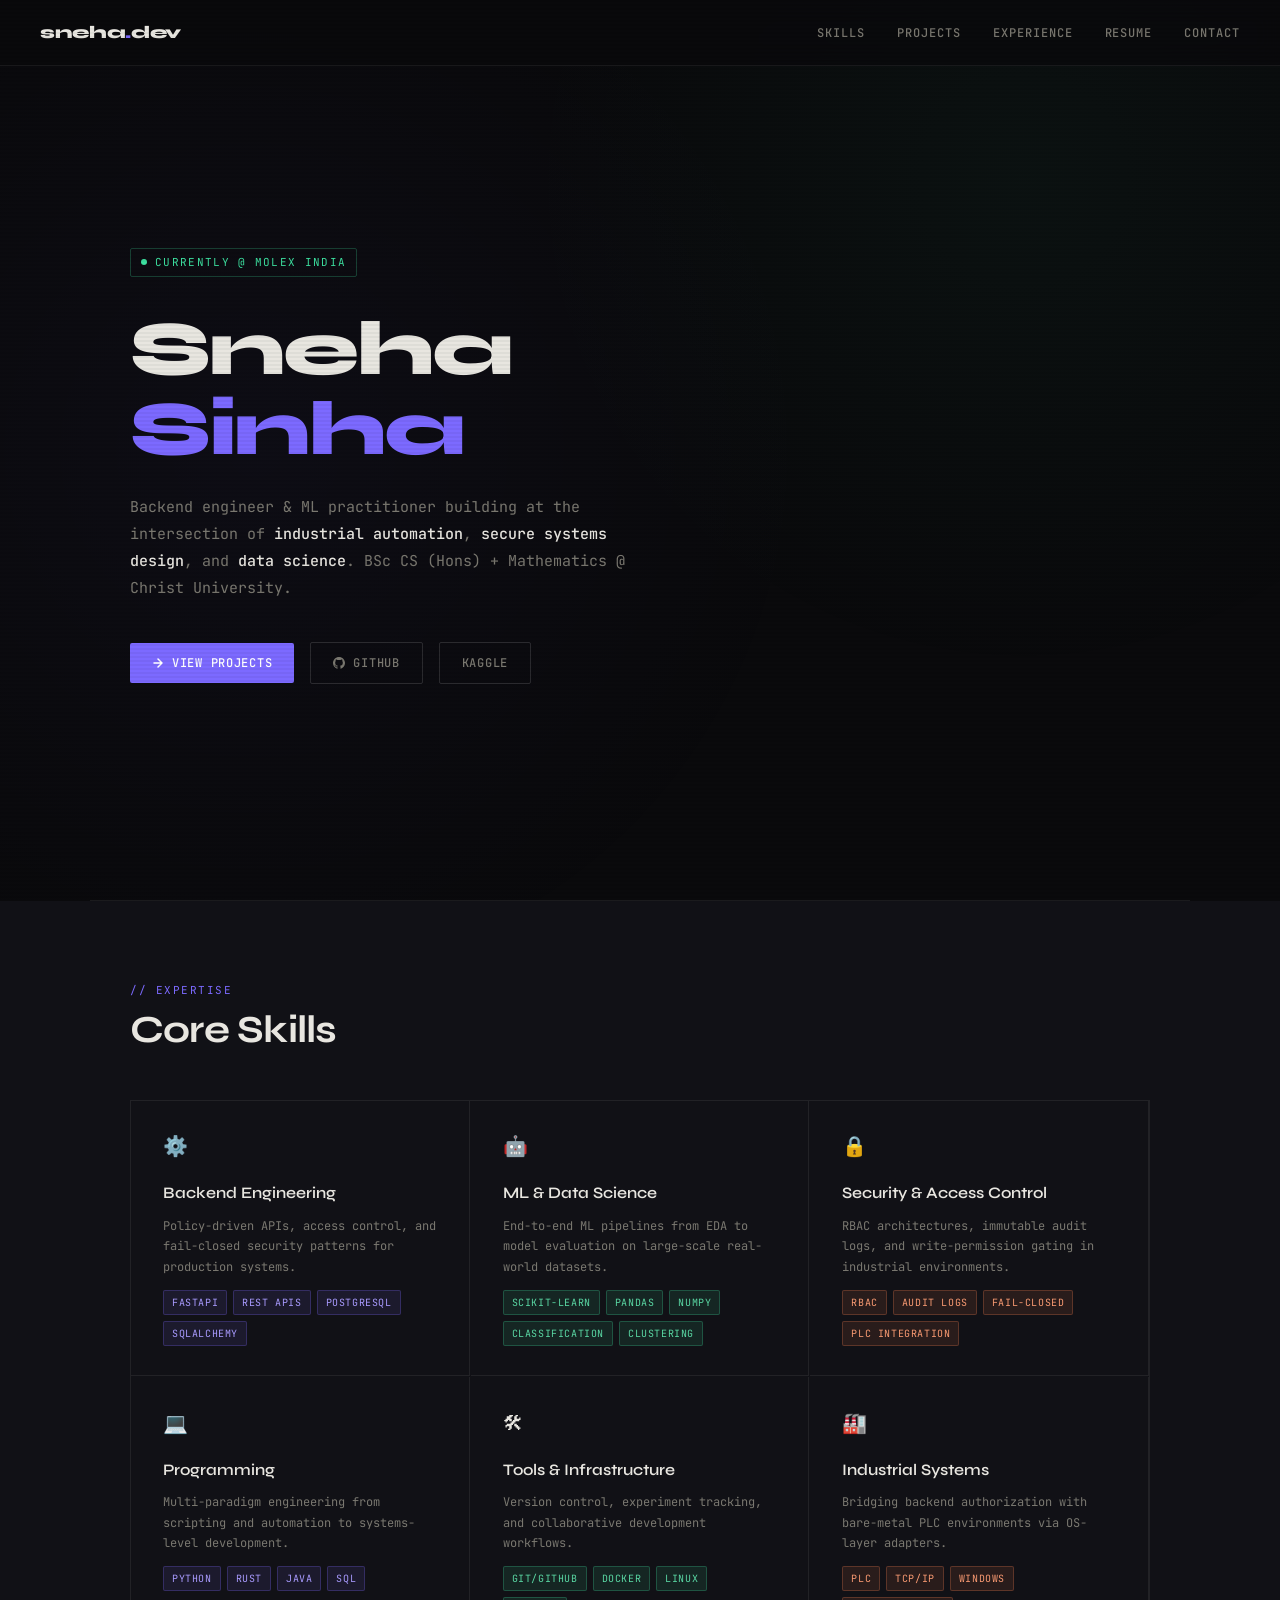
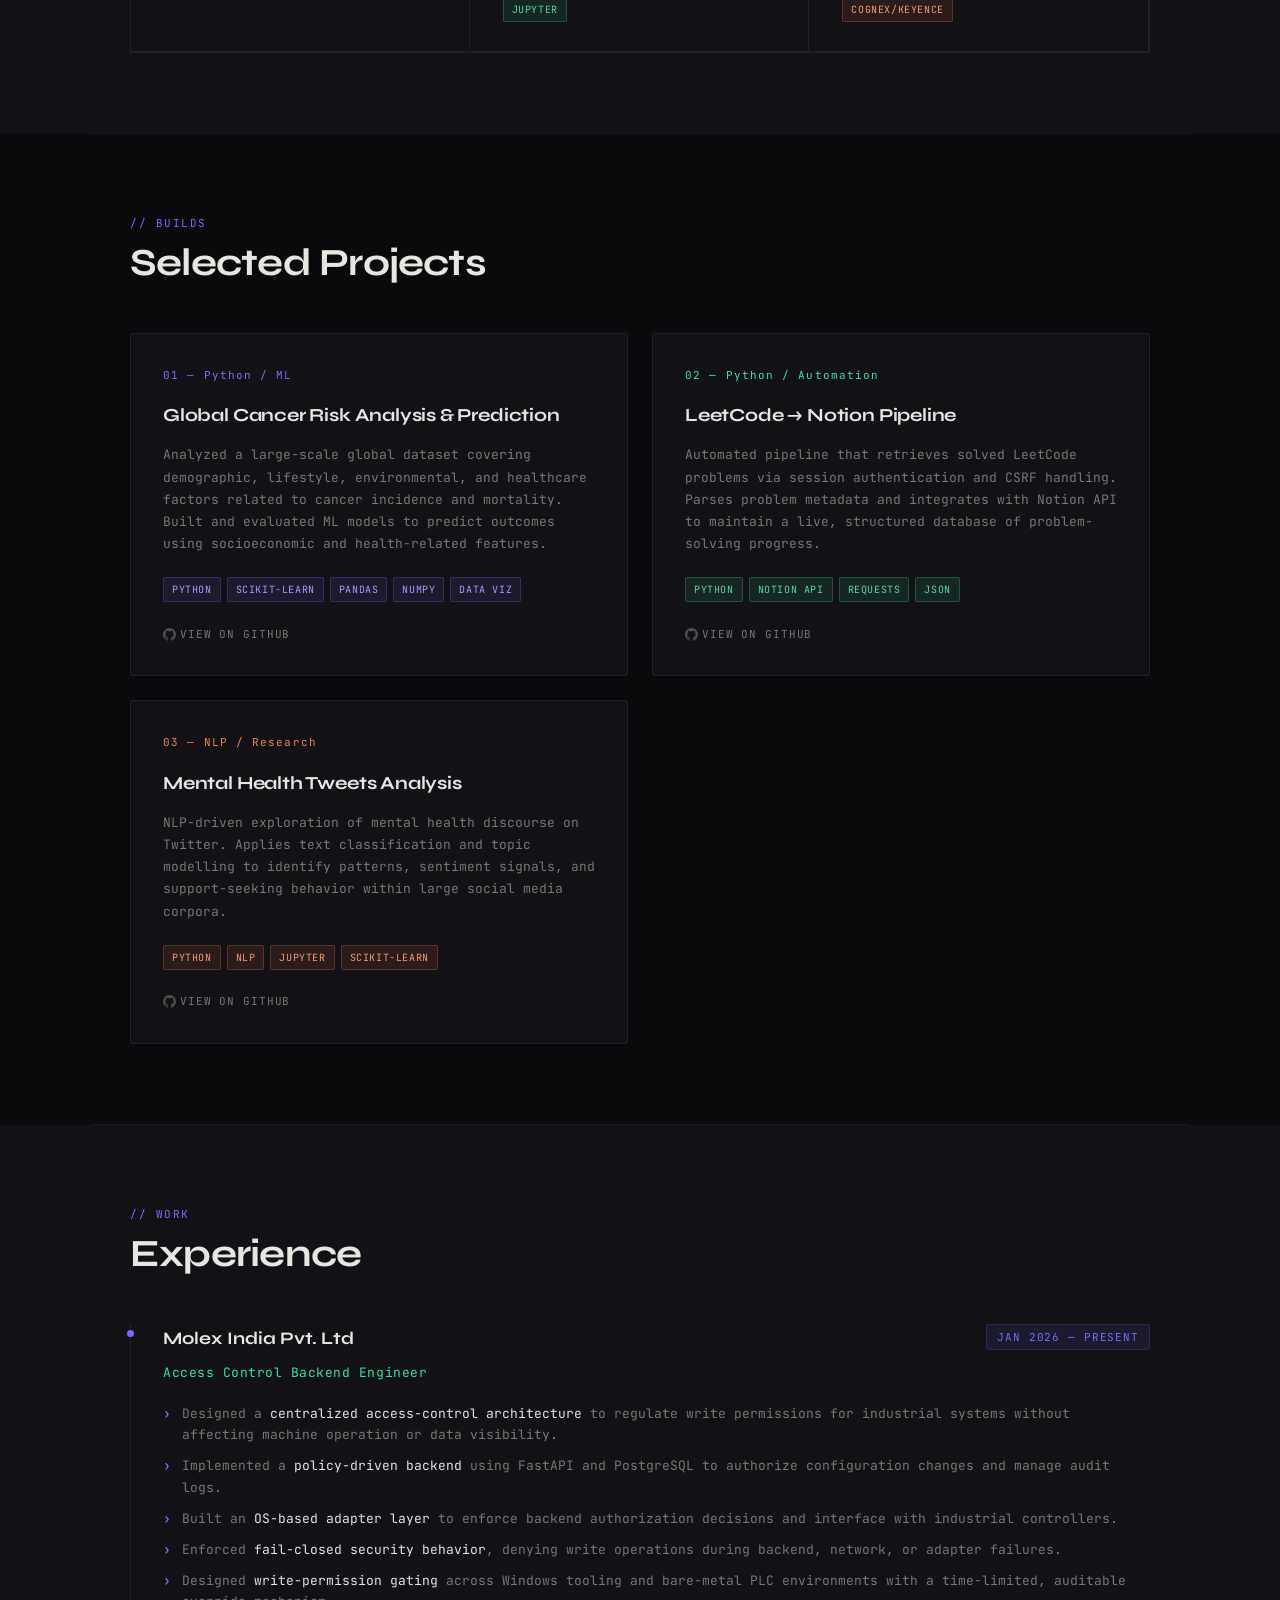
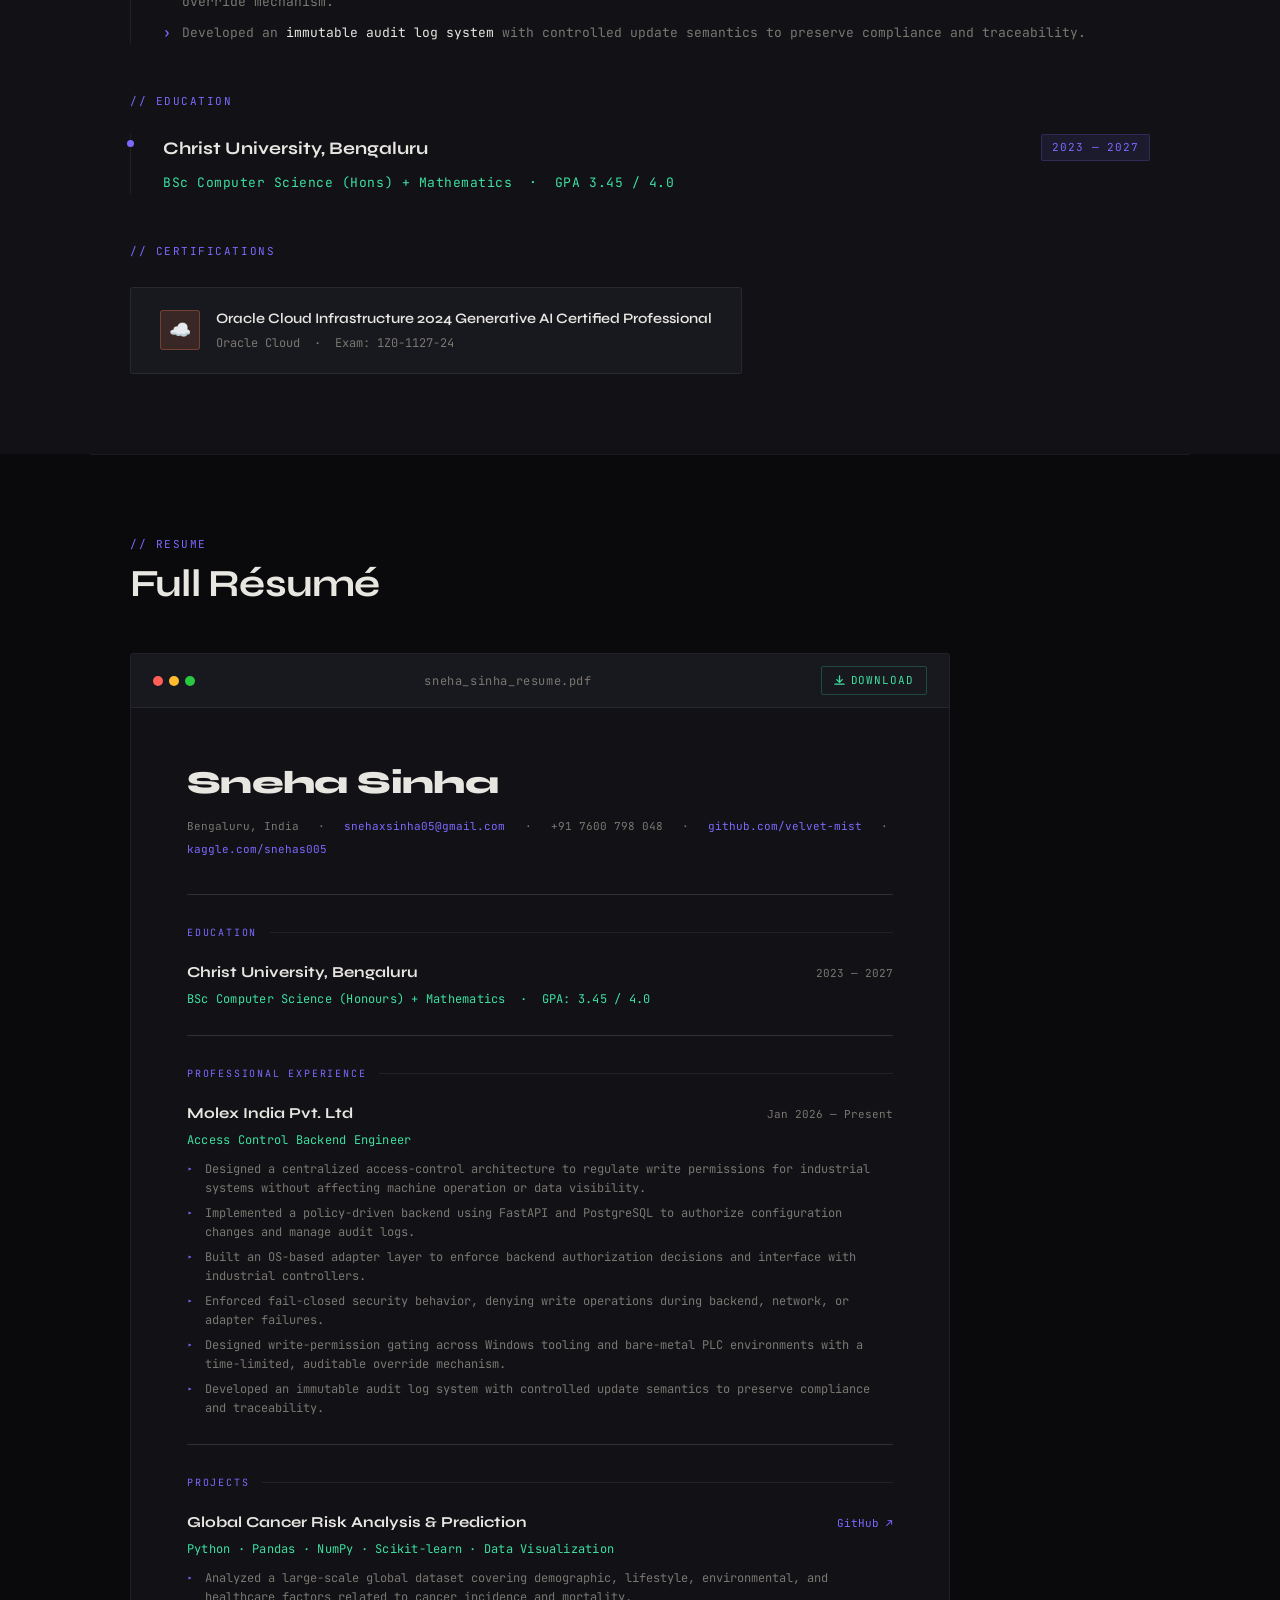
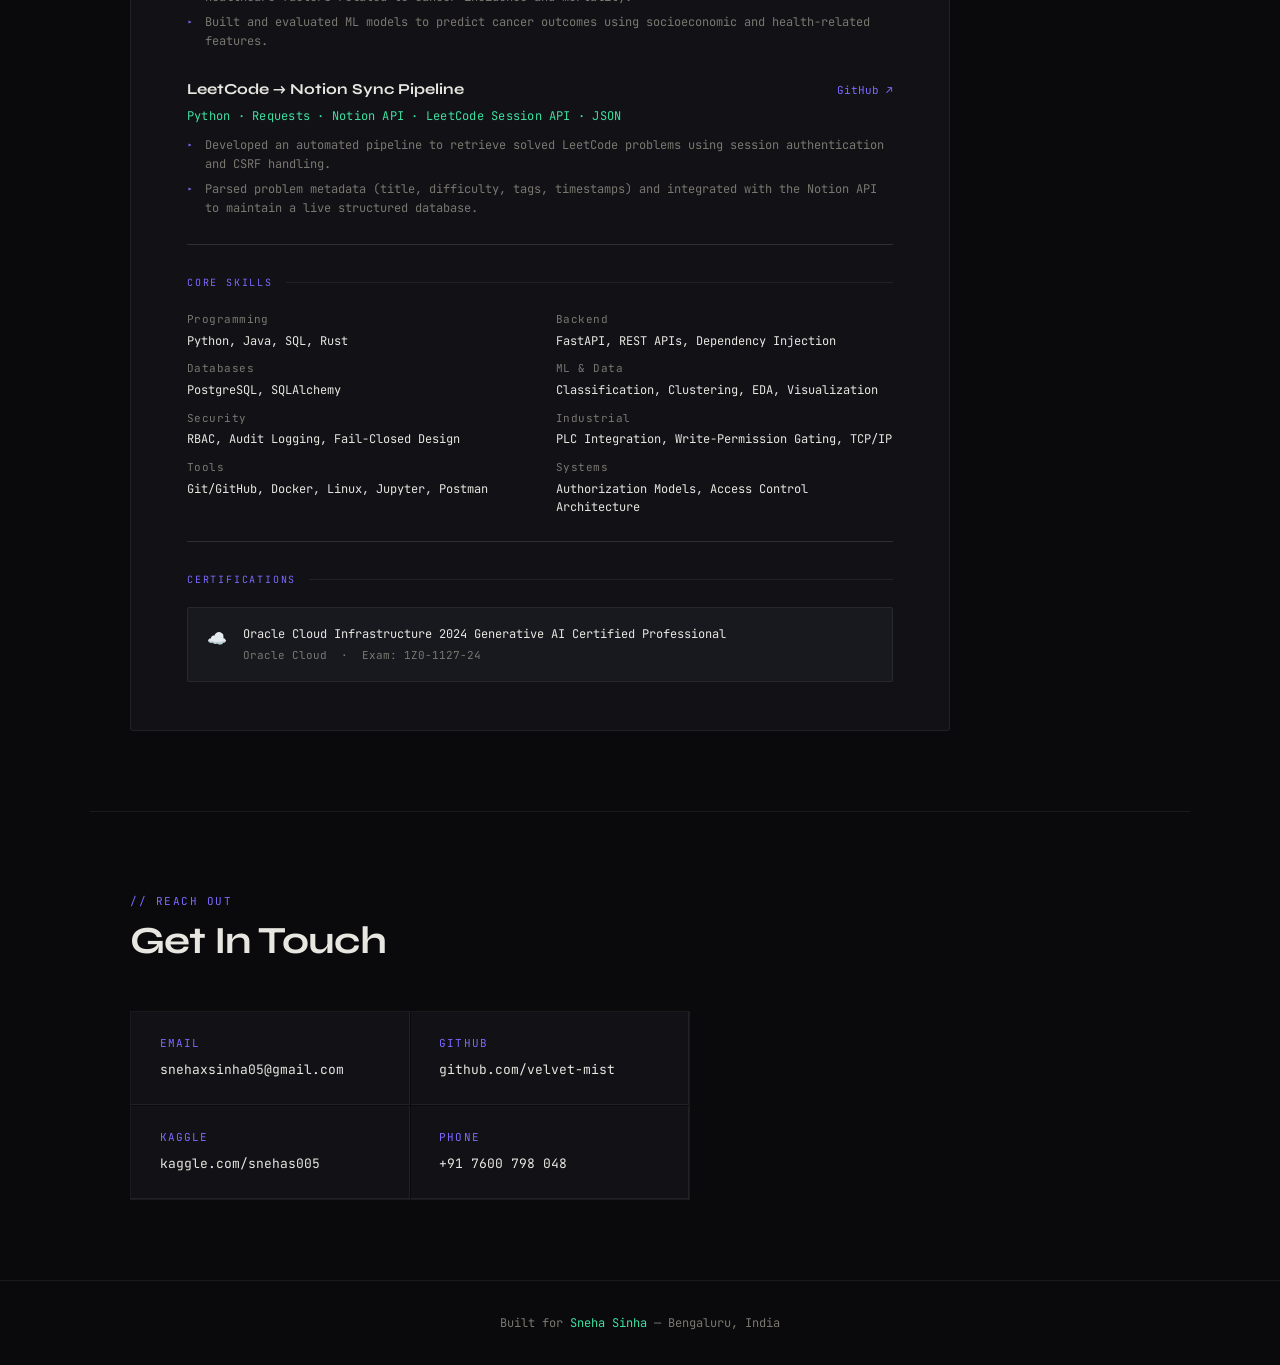
<file: index.html>
<!DOCTYPE html>
<html lang="en">
<head>
<meta charset="UTF-8"/>
<meta name="viewport" content="width=device-width, initial-scale=1.0"/>
<title>Sneha Sinha — Backend & ML Engineer</title>
<link rel="preconnect" href="https://fonts.googleapis.com"/>
<link rel="preconnect" href="https://fonts.gstatic.com" crossorigin/>
<link href="https://fonts.googleapis.com/css2?family=JetBrains+Mono:wght@300;400;500;700&family=Syne:wght@400;600;700;800&display=swap" rel="stylesheet"/>
<style>
  :root {
    --bg: #0a0a0c;
    --bg2: #111116;
    --bg3: #18181f;
    --border: rgba(255,255,255,0.07);
    --border2: rgba(255,255,255,0.13);
    --text: #e8e6e0;
    --muted: #7a7870;
    --accent: #7c6aff;
    --accent2: #3de0a0;
    --accent3: #f77f50;
    --mono: 'JetBrains Mono', monospace;
    --display: 'Syne', sans-serif;
  }
  *, *::before, *::after { box-sizing: border-box; margin: 0; padding: 0; }
  html { scroll-behavior: smooth; }
  body {
    background: var(--bg);
    color: var(--text);
    font-family: var(--mono);
    font-size: 14px;
    line-height: 1.7;
    overflow-x: hidden;
  }

  /* Scanline overlay */
  body::before {
    content: '';
    position: fixed;
    inset: 0;
    background: repeating-linear-gradient(0deg, transparent, transparent 2px, rgba(0,0,0,0.04) 2px, rgba(0,0,0,0.04) 4px);
    pointer-events: none;
    z-index: 999;
  }

  /* Grid noise */
  body::after {
    content: '';
    position: fixed;
    inset: 0;
    background-image: radial-gradient(circle at 20% 50%, rgba(124,106,255,0.04) 0%, transparent 50%),
                      radial-gradient(circle at 80% 20%, rgba(61,224,160,0.04) 0%, transparent 40%);
    pointer-events: none;
    z-index: 0;
  }

  /* NAV */
  nav {
    position: fixed;
    top: 0; left: 0; right: 0;
    z-index: 100;
    display: flex;
    align-items: center;
    justify-content: space-between;
    padding: 1.1rem 2.5rem;
    background: rgba(10,10,12,0.85);
    backdrop-filter: blur(12px);
    border-bottom: 1px solid var(--border);
  }
  .nav-logo {
    font-family: var(--display);
    font-weight: 800;
    font-size: 1.1rem;
    color: var(--text);
    text-decoration: none;
    letter-spacing: -0.02em;
  }
  .nav-logo span { color: var(--accent); }
  .nav-links {
    display: flex;
    gap: 2rem;
    list-style: none;
  }
  .nav-links a {
    color: var(--muted);
    text-decoration: none;
    font-size: 12px;
    font-weight: 500;
    letter-spacing: 0.08em;
    text-transform: uppercase;
    transition: color 0.2s;
  }
  .nav-links a:hover { color: var(--text); }

  /* SECTIONS */
  section { position: relative; z-index: 1; }

  /* HERO */
  #hero {
    min-height: 100vh;
    display: flex;
    align-items: center;
    padding: 6rem 2.5rem 4rem;
    max-width: 1100px;
    margin: 0 auto;
  }
  .hero-inner { max-width: 680px; }
  .hero-tag {
    display: inline-flex;
    align-items: center;
    gap: 0.5rem;
    font-size: 11px;
    letter-spacing: 0.12em;
    text-transform: uppercase;
    color: var(--accent2);
    border: 1px solid rgba(61,224,160,0.25);
    border-radius: 2px;
    padding: 4px 10px;
    margin-bottom: 2rem;
  }
  .hero-tag::before {
    content: '';
    width: 6px; height: 6px;
    border-radius: 50%;
    background: var(--accent2);
    animation: blink 1.8s ease-in-out infinite;
  }
  @keyframes blink { 0%,100%{opacity:1} 50%{opacity:0.3} }
  h1 {
    font-family: var(--display);
    font-size: clamp(2.8rem, 6vw, 5rem);
    font-weight: 800;
    line-height: 1.05;
    letter-spacing: -0.03em;
    margin-bottom: 1.5rem;
    color: var(--text);
  }
  h1 .accent-word { color: var(--accent); }
  .hero-desc {
    font-size: 15px;
    color: var(--muted);
    line-height: 1.8;
    max-width: 520px;
    margin-bottom: 2.5rem;
  }
  .hero-desc strong { color: var(--text); font-weight: 500; }
  .hero-cta {
    display: flex;
    gap: 1rem;
    flex-wrap: wrap;
    align-items: center;
  }
  .btn-primary {
    display: inline-flex;
    align-items: center;
    gap: 0.5rem;
    padding: 10px 22px;
    background: var(--accent);
    color: #fff;
    font-family: var(--mono);
    font-size: 12px;
    font-weight: 500;
    letter-spacing: 0.06em;
    text-transform: uppercase;
    text-decoration: none;
    border-radius: 2px;
    transition: opacity 0.2s, transform 0.15s;
  }
  .btn-primary:hover { opacity: 0.85; transform: translateY(-1px); }
  .btn-ghost {
    display: inline-flex;
    align-items: center;
    gap: 0.5rem;
    padding: 10px 22px;
    background: transparent;
    color: var(--muted);
    font-family: var(--mono);
    font-size: 12px;
    font-weight: 500;
    letter-spacing: 0.06em;
    text-transform: uppercase;
    text-decoration: none;
    border: 1px solid var(--border2);
    border-radius: 2px;
    transition: color 0.2s, border-color 0.2s;
  }
  .btn-ghost:hover { color: var(--text); border-color: rgba(255,255,255,0.25); }

  /* SECTION TITLE */
  .section-wrap {
    max-width: 1100px;
    margin: 0 auto;
    padding: 5rem 2.5rem;
  }
  .section-label {
    font-size: 11px;
    letter-spacing: 0.14em;
    text-transform: uppercase;
    color: var(--accent);
    margin-bottom: 0.6rem;
  }
  .section-title {
    font-family: var(--display);
    font-size: clamp(1.8rem, 3vw, 2.4rem);
    font-weight: 700;
    letter-spacing: -0.02em;
    margin-bottom: 3rem;
    line-height: 1.1;
  }

  /* SKILLS */
  #skills { background: var(--bg2); }
  .skills-grid {
    display: grid;
    grid-template-columns: repeat(auto-fill, minmax(280px, 1fr));
    gap: 1px;
    border: 1px solid var(--border);
  }
  .skill-card {
    padding: 1.8rem 2rem;
    background: var(--bg2);
    border-right: 1px solid var(--border);
    border-bottom: 1px solid var(--border);
    transition: background 0.2s;
    position: relative;
    overflow: hidden;
  }
  .skill-card::before {
    content: '';
    position: absolute;
    top: 0; left: 0; right: 0;
    height: 2px;
    background: transparent;
    transition: background 0.3s;
  }
  .skill-card:hover { background: var(--bg3); }
  .skill-card:hover::before { background: var(--accent); }
  .skill-card.green:hover::before { background: var(--accent2); }
  .skill-card.orange:hover::before { background: var(--accent3); }
  .skill-icon {
    font-size: 20px;
    margin-bottom: 1rem;
    display: block;
  }
  .skill-name {
    font-family: var(--display);
    font-weight: 600;
    font-size: 1rem;
    margin-bottom: 0.6rem;
    color: var(--text);
  }
  .skill-tags {
    display: flex;
    flex-wrap: wrap;
    gap: 6px;
    margin-top: 0.8rem;
  }
  .tag {
    font-size: 10px;
    letter-spacing: 0.06em;
    text-transform: uppercase;
    padding: 3px 8px;
    background: rgba(255,255,255,0.05);
    border: 1px solid var(--border);
    border-radius: 2px;
    color: var(--muted);
  }
  .tag.purple { background: rgba(124,106,255,0.1); border-color: rgba(124,106,255,0.25); color: #a99bff; }
  .tag.green  { background: rgba(61,224,160,0.1);  border-color: rgba(61,224,160,0.25);  color: #5ad8a4; }
  .tag.orange { background: rgba(247,127,80,0.1);  border-color: rgba(247,127,80,0.25);  color: #f99a72; }

  /* PROJECTS */
  .projects-grid {
    display: grid;
    grid-template-columns: repeat(auto-fill, minmax(340px, 1fr));
    gap: 1.5rem;
  }
  .project-card {
    background: var(--bg2);
    border: 1px solid var(--border);
    border-radius: 3px;
    padding: 2rem;
    transition: border-color 0.2s, transform 0.2s;
    position: relative;
    overflow: hidden;
  }
  .project-card::after {
    content: '';
    position: absolute;
    bottom: 0; left: 0;
    width: 0; height: 2px;
    background: var(--accent);
    transition: width 0.3s ease;
  }
  .project-card:hover { border-color: var(--border2); transform: translateY(-3px); }
  .project-card:hover::after { width: 100%; }
  .project-card.green::after { background: var(--accent2); }
  .project-card.orange::after { background: var(--accent3); }
  .project-num {
    font-size: 11px;
    letter-spacing: 0.1em;
    color: var(--accent);
    margin-bottom: 1rem;
  }
  .project-card.green .project-num { color: var(--accent2); }
  .project-card.orange .project-num { color: var(--accent3); }
  .project-title {
    font-family: var(--display);
    font-size: 1.15rem;
    font-weight: 700;
    margin-bottom: 0.8rem;
    color: var(--text);
    letter-spacing: -0.01em;
  }
  .project-desc {
    font-size: 13px;
    color: var(--muted);
    line-height: 1.7;
    margin-bottom: 1.4rem;
  }
  .project-tech {
    display: flex;
    flex-wrap: wrap;
    gap: 6px;
    margin-bottom: 1.4rem;
  }
  .project-links {
    display: flex;
    gap: 1rem;
  }
  .project-link {
    font-size: 11px;
    letter-spacing: 0.08em;
    text-transform: uppercase;
    color: var(--muted);
    text-decoration: none;
    display: flex;
    align-items: center;
    gap: 4px;
    transition: color 0.2s;
  }
  .project-link:hover { color: var(--text); }
  .project-link svg { opacity: 0.6; }

  /* EXPERIENCE */
  #experience { background: var(--bg2); }
  .exp-item {
    border-left: 1px solid var(--border);
    padding-left: 2rem;
    position: relative;
    margin-bottom: 3rem;
  }
  .exp-item::before {
    content: '';
    position: absolute;
    left: -4px; top: 6px;
    width: 7px; height: 7px;
    background: var(--accent);
    border-radius: 50%;
  }
  .exp-header {
    display: flex;
    justify-content: space-between;
    align-items: flex-start;
    flex-wrap: wrap;
    gap: 0.5rem;
    margin-bottom: 0.5rem;
  }
  .exp-company {
    font-family: var(--display);
    font-weight: 700;
    font-size: 1.1rem;
    color: var(--text);
  }
  .exp-date {
    font-size: 11px;
    letter-spacing: 0.08em;
    text-transform: uppercase;
    color: var(--accent);
    background: rgba(124,106,255,0.1);
    border: 1px solid rgba(124,106,255,0.2);
    padding: 3px 10px;
    border-radius: 2px;
  }
  .exp-role {
    font-size: 13px;
    color: var(--accent2);
    margin-bottom: 1.2rem;
    letter-spacing: 0.04em;
  }
  .exp-list {
    list-style: none;
    display: flex;
    flex-direction: column;
    gap: 0.6rem;
  }
  .exp-list li {
    font-size: 13px;
    color: var(--muted);
    padding-left: 1.2rem;
    position: relative;
    line-height: 1.65;
  }
  .exp-list li::before {
    content: '›';
    position: absolute;
    left: 0;
    color: var(--accent);
    font-weight: 700;
  }
  .exp-list li strong { color: var(--text); font-weight: 400; }

  /* CERT */
  .cert-card {
    display: inline-flex;
    align-items: center;
    gap: 1rem;
    background: var(--bg3);
    border: 1px solid var(--border);
    padding: 1.2rem 1.8rem;
    border-radius: 3px;
    margin-top: 1rem;
  }
  .cert-badge {
    width: 40px; height: 40px;
    background: rgba(247,127,80,0.15);
    border: 1px solid rgba(247,127,80,0.3);
    border-radius: 3px;
    display: flex;
    align-items: center;
    justify-content: center;
    font-size: 18px;
  }
  .cert-name {
    font-family: var(--display);
    font-weight: 600;
    font-size: 0.9rem;
    color: var(--text);
    margin-bottom: 2px;
  }
  .cert-issuer {
    font-size: 12px;
    color: var(--muted);
  }

  /* CONTACT */
  .contact-grid {
    display: grid;
    grid-template-columns: 1fr 1fr;
    gap: 1px;
    border: 1px solid var(--border);
    max-width: 560px;
  }
  .contact-item {
    padding: 1.4rem 1.8rem;
    background: var(--bg2);
    border-right: 1px solid var(--border);
    border-bottom: 1px solid var(--border);
    text-decoration: none;
    transition: background 0.2s;
    display: block;
  }
  .contact-item:hover { background: var(--bg3); }
  .contact-label {
    font-size: 11px;
    letter-spacing: 0.1em;
    text-transform: uppercase;
    color: var(--accent);
    margin-bottom: 0.4rem;
  }
  .contact-val {
    font-size: 13px;
    color: var(--text);
    word-break: break-all;
  }

  /* FOOTER */
  footer {
    border-top: 1px solid var(--border);
    padding: 2rem 2.5rem;
    text-align: center;
    font-size: 12px;
    color: var(--muted);
    position: relative;
    z-index: 1;
  }
  footer span { color: var(--accent2); }

  /* DIVIDER */
  .divider {
    height: 1px;
    background: var(--border);
    max-width: 1100px;
    margin: 0 auto;
  }

  /* ANIMATIONS */
  @keyframes fadeUp {
    from { opacity: 0; transform: translateY(20px); }
    to   { opacity: 1; transform: translateY(0); }
  }
  .fade-up { animation: fadeUp 0.6s ease both; }
  .fade-up:nth-child(1) { animation-delay: 0.1s; }
  .fade-up:nth-child(2) { animation-delay: 0.2s; }
  .fade-up:nth-child(3) { animation-delay: 0.3s; }
  .fade-up:nth-child(4) { animation-delay: 0.4s; }

  /* RESUME */
  #resume { background: var(--bg); }
  .resume-shell {
    background: var(--bg2);
    border: 1px solid var(--border);
    border-radius: 3px;
    overflow: hidden;
    max-width: 820px;
  }
  .resume-topbar {
    display: flex;
    align-items: center;
    justify-content: space-between;
    padding: 0.75rem 1.4rem;
    background: var(--bg3);
    border-bottom: 1px solid var(--border);
    gap: 1rem;
  }
  .resume-dots {
    display: flex;
    gap: 6px;
  }
  .resume-dots span {
    width: 10px; height: 10px;
    border-radius: 50%;
    display: inline-block;
  }
  .dot-r { background: #ff5f57; }
  .dot-y { background: #febc2e; }
  .dot-g { background: #28c840; }
  .resume-filename {
    font-size: 12px;
    color: var(--muted);
    letter-spacing: 0.05em;
    flex: 1;
    text-align: center;
  }
  .resume-dl {
    display: inline-flex;
    align-items: center;
    gap: 6px;
    font-size: 11px;
    letter-spacing: 0.08em;
    text-transform: uppercase;
    color: var(--accent2);
    text-decoration: none;
    border: 1px solid rgba(61,224,160,0.25);
    padding: 4px 12px;
    border-radius: 2px;
    transition: background 0.2s;
  }
  .resume-dl:hover { background: rgba(61,224,160,0.08); }
  .resume-body {
    padding: 3rem 3.5rem;
    font-family: var(--mono);
  }
  .r-name {
    font-family: var(--display);
    font-size: 2rem;
    font-weight: 800;
    letter-spacing: -0.02em;
    color: var(--text);
    margin-bottom: 0.4rem;
  }
  .r-contact-row {
    display: flex;
    flex-wrap: wrap;
    gap: 0.3rem 1.2rem;
    font-size: 11px;
    color: var(--muted);
    margin-bottom: 2.2rem;
  }
  .r-contact-row a { color: var(--accent); text-decoration: none; }
  .r-contact-row a:hover { color: var(--text); }
  .r-rule {
    border: none;
    border-top: 1px solid var(--border2);
    margin: 0 0 1.8rem;
  }
  .r-section-head {
    font-size: 10px;
    letter-spacing: 0.18em;
    text-transform: uppercase;
    color: var(--accent);
    margin-bottom: 1.2rem;
    display: flex;
    align-items: center;
    gap: 0.8rem;
  }
  .r-section-head::after {
    content: '';
    flex: 1;
    height: 1px;
    background: var(--border);
  }
  .r-entry { margin-bottom: 1.6rem; }
  .r-entry-header {
    display: flex;
    justify-content: space-between;
    align-items: baseline;
    flex-wrap: wrap;
    gap: 0.4rem;
    margin-bottom: 0.2rem;
  }
  .r-entry-title {
    font-family: var(--display);
    font-weight: 700;
    font-size: 0.95rem;
    color: var(--text);
  }
  .r-entry-date {
    font-size: 11px;
    color: var(--muted);
    white-space: nowrap;
  }
  .r-entry-sub {
    font-size: 12px;
    color: var(--accent2);
    margin-bottom: 0.6rem;
    letter-spacing: 0.02em;
  }
  .r-bullets {
    list-style: none;
    display: flex;
    flex-direction: column;
    gap: 0.35rem;
  }
  .r-bullets li {
    font-size: 12px;
    color: var(--muted);
    padding-left: 1.1rem;
    position: relative;
    line-height: 1.6;
  }
  .r-bullets li::before {
    content: '▸';
    position: absolute;
    left: 0;
    color: var(--accent);
    font-size: 10px;
    top: 2px;
  }
  .r-skills-grid {
    display: grid;
    grid-template-columns: 1fr 1fr;
    gap: 0.6rem 2rem;
    margin-bottom: 1.6rem;
  }
  .r-skill-row {
    display: flex;
    flex-direction: column;
    gap: 3px;
  }
  .r-skill-label {
    font-size: 11px;
    color: var(--muted);
    letter-spacing: 0.04em;
  }
  .r-skill-val {
    font-size: 12px;
    color: var(--text);
    line-height: 1.5;
  }
  .r-cert-row {
    display: flex;
    align-items: flex-start;
    gap: 1rem;
    padding: 1rem 1.2rem;
    background: var(--bg3);
    border: 1px solid var(--border);
    border-radius: 2px;
  }
  .r-cert-icon {
    font-size: 16px;
    margin-top: 1px;
  }
  .r-cert-name {
    font-size: 12px;
    color: var(--text);
    margin-bottom: 2px;
  }
  .r-cert-meta {
    font-size: 11px;
    color: var(--muted);
  }

  @media (max-width: 640px) {
    nav { padding: 1rem 1.2rem; }
    .nav-links { gap: 1.2rem; }
    .section-wrap { padding: 3.5rem 1.2rem; }
    h1 { font-size: 2.4rem; }
    .contact-grid { grid-template-columns: 1fr; }
    #hero { padding: 5rem 1.2rem 3rem; }
  }
</style>
</head>
<body>

<nav>
  <a href="#hero" class="nav-logo">sneha<span>.</span>dev</a>
  <ul class="nav-links">
    <li><a href="#skills">Skills</a></li>
    <li><a href="#projects">Projects</a></li>
    <li><a href="#experience">Experience</a></li>
    <li><a href="#resume">Resume</a></li>
    <li><a href="#contact">Contact</a></li>
  </ul>
</nav>

<!-- HERO -->
<section id="hero">
  <div class="hero-inner">
    <div class="hero-tag fade-up">Currently @ Molex India</div>
    <h1 class="fade-up">
      Sneha<br/>
      <span class="accent-word">Sinha</span>
    </h1>
    <p class="hero-desc fade-up">
      Backend engineer & ML practitioner building at the intersection of
      <strong>industrial automation</strong>, <strong>secure systems design</strong>,
      and <strong>data science</strong>. BSc CS (Hons) + Mathematics @ Christ University.
    </p>
    <div class="hero-cta fade-up">
      <a href="#projects" class="btn-primary">
        <svg width="12" height="12" viewBox="0 0 12 12" fill="none"><path d="M2 6h8M6 2l4 4-4 4" stroke="currentColor" stroke-width="1.5" stroke-linecap="round" stroke-linejoin="round"/></svg>
        View Projects
      </a>
      <a href="https://github.com/velvet-mist" target="_blank" rel="noopener" class="btn-ghost">
        <svg width="12" height="12" viewBox="0 0 24 24" fill="currentColor"><path d="M12 0C5.374 0 0 5.373 0 12c0 5.302 3.438 9.8 8.207 11.387.599.111.793-.261.793-.577v-2.234c-3.338.726-4.033-1.416-4.033-1.416-.546-1.387-1.333-1.756-1.333-1.756-1.089-.745.083-.729.083-.729 1.205.084 1.839 1.237 1.839 1.237 1.07 1.834 2.807 1.304 3.492.997.107-.775.418-1.305.762-1.604-2.665-.305-5.467-1.334-5.467-5.931 0-1.311.469-2.381 1.236-3.221-.124-.303-.535-1.524.117-3.176 0 0 1.008-.322 3.301 1.23A11.509 11.509 0 0112 5.803c1.02.005 2.047.138 3.006.404 2.291-1.552 3.297-1.23 3.297-1.23.653 1.653.242 2.874.118 3.176.77.84 1.235 1.911 1.235 3.221 0 4.609-2.807 5.624-5.479 5.921.43.372.823 1.102.823 2.222v3.293c0 .319.192.694.801.576C20.566 21.797 24 17.3 24 12c0-6.627-5.373-12-12-12z"/></svg>
        GitHub
      </a>
      <a href="https://www.kaggle.com/snehas005" target="_blank" rel="noopener" class="btn-ghost">Kaggle</a>
    </div>
  </div>
</section>

<div class="divider"></div>

<!-- SKILLS -->
<section id="skills">
  <div class="section-wrap">
    <p class="section-label">// expertise</p>
    <h2 class="section-title">Core Skills</h2>
    <div class="skills-grid">

      <div class="skill-card">
        <span class="skill-icon">⚙️</span>
        <div class="skill-name">Backend Engineering</div>
        <div style="font-size:12px;color:var(--muted)">Policy-driven APIs, access control, and fail-closed security patterns for production systems.</div>
        <div class="skill-tags">
          <span class="tag purple">FastAPI</span>
          <span class="tag purple">REST APIs</span>
          <span class="tag purple">PostgreSQL</span>
          <span class="tag purple">SQLAlchemy</span>
        </div>
      </div>

      <div class="skill-card green">
        <span class="skill-icon">🤖</span>
        <div class="skill-name">ML & Data Science</div>
        <div style="font-size:12px;color:var(--muted)">End-to-end ML pipelines from EDA to model evaluation on large-scale real-world datasets.</div>
        <div class="skill-tags">
          <span class="tag green">Scikit-learn</span>
          <span class="tag green">Pandas</span>
          <span class="tag green">NumPy</span>
          <span class="tag green">Classification</span>
          <span class="tag green">Clustering</span>
        </div>
      </div>

      <div class="skill-card orange">
        <span class="skill-icon">🔒</span>
        <div class="skill-name">Security & Access Control</div>
        <div style="font-size:12px;color:var(--muted)">RBAC architectures, immutable audit logs, and write-permission gating in industrial environments.</div>
        <div class="skill-tags">
          <span class="tag orange">RBAC</span>
          <span class="tag orange">Audit Logs</span>
          <span class="tag orange">Fail-Closed</span>
          <span class="tag orange">PLC Integration</span>
        </div>
      </div>

      <div class="skill-card">
        <span class="skill-icon">💻</span>
        <div class="skill-name">Programming</div>
        <div style="font-size:12px;color:var(--muted)">Multi-paradigm engineering from scripting and automation to systems-level development.</div>
        <div class="skill-tags">
          <span class="tag purple">Python</span>
          <span class="tag purple">Rust</span>
          <span class="tag purple">Java</span>
          <span class="tag purple">SQL</span>
        </div>
      </div>

      <div class="skill-card green">
        <span class="skill-icon">🛠</span>
        <div class="skill-name">Tools & Infrastructure</div>
        <div style="font-size:12px;color:var(--muted)">Version control, experiment tracking, and collaborative development workflows.</div>
        <div class="skill-tags">
          <span class="tag green">Git/GitHub</span>
          <span class="tag green">Docker</span>
          <span class="tag green">Linux</span>
          <span class="tag green">Jupyter</span>
        </div>
      </div>

      <div class="skill-card orange">
        <span class="skill-icon">🏭</span>
        <div class="skill-name">Industrial Systems</div>
        <div style="font-size:12px;color:var(--muted)">Bridging backend authorization with bare-metal PLC environments via OS-layer adapters.</div>
        <div class="skill-tags">
          <span class="tag orange">PLC</span>
          <span class="tag orange">TCP/IP</span>
          <span class="tag orange">Windows</span>
          <span class="tag orange">Cognex/Keyence</span>
        </div>
      </div>

    </div>
  </div>
</section>

<div class="divider"></div>

<!-- PROJECTS -->
<section id="projects">
  <div class="section-wrap">
    <p class="section-label">// builds</p>
    <h2 class="section-title">Selected Projects</h2>
    <div class="projects-grid">

      <div class="project-card">
        <div class="project-num">01 — Python / ML</div>
        <div class="project-title">Global Cancer Risk Analysis & Prediction</div>
        <p class="project-desc">
          Analyzed a large-scale global dataset covering demographic, lifestyle, environmental,
          and healthcare factors related to cancer incidence and mortality. Built and evaluated
          ML models to predict outcomes using socioeconomic and health-related features.
        </p>
        <div class="project-tech">
          <span class="tag purple">Python</span>
          <span class="tag purple">Scikit-learn</span>
          <span class="tag purple">Pandas</span>
          <span class="tag purple">NumPy</span>
          <span class="tag purple">Data Viz</span>
        </div>
        <div class="project-links">
          <a href="https://github.com/velvet-mist/global-cancer-prediction" target="_blank" rel="noopener" class="project-link">
            <svg width="13" height="13" viewBox="0 0 24 24" fill="currentColor"><path d="M12 0C5.374 0 0 5.373 0 12c0 5.302 3.438 9.8 8.207 11.387.599.111.793-.261.793-.577v-2.234c-3.338.726-4.033-1.416-4.033-1.416-.546-1.387-1.333-1.756-1.333-1.756-1.089-.745.083-.729.083-.729 1.205.084 1.839 1.237 1.839 1.237 1.07 1.834 2.807 1.304 3.492.997.107-.775.418-1.305.762-1.604-2.665-.305-5.467-1.334-5.467-5.931 0-1.311.469-2.381 1.236-3.221-.124-.303-.535-1.524.117-3.176 0 0 1.008-.322 3.301 1.23A11.509 11.509 0 0112 5.803c1.02.005 2.047.138 3.006.404 2.291-1.552 3.297-1.23 3.297-1.23.653 1.653.242 2.874.118 3.176.77.84 1.235 1.911 1.235 3.221 0 4.609-2.807 5.624-5.479 5.921.43.372.823 1.102.823 2.222v3.293c0 .319.192.694.801.576C20.566 21.797 24 17.3 24 12c0-6.627-5.373-12-12-12z"/></svg>
            View on GitHub
          </a>
        </div>
      </div>

      <div class="project-card green">
        <div class="project-num">02 — Python / Automation</div>
        <div class="project-title">LeetCode → Notion Pipeline</div>
        <p class="project-desc">
          Automated pipeline that retrieves solved LeetCode problems via session authentication
          and CSRF handling. Parses problem metadata and integrates with Notion API to maintain
          a live, structured database of problem-solving progress.
        </p>
        <div class="project-tech">
          <span class="tag green">Python</span>
          <span class="tag green">Notion API</span>
          <span class="tag green">Requests</span>
          <span class="tag green">JSON</span>
        </div>
        <div class="project-links">
          <a href="https://github.com/velvet-mist/leetcode_to_notion" target="_blank" rel="noopener" class="project-link">
            <svg width="13" height="13" viewBox="0 0 24 24" fill="currentColor"><path d="M12 0C5.374 0 0 5.373 0 12c0 5.302 3.438 9.8 8.207 11.387.599.111.793-.261.793-.577v-2.234c-3.338.726-4.033-1.416-4.033-1.416-.546-1.387-1.333-1.756-1.333-1.756-1.089-.745.083-.729.083-.729 1.205.084 1.839 1.237 1.839 1.237 1.07 1.834 2.807 1.304 3.492.997.107-.775.418-1.305.762-1.604-2.665-.305-5.467-1.334-5.467-5.931 0-1.311.469-2.381 1.236-3.221-.124-.303-.535-1.524.117-3.176 0 0 1.008-.322 3.301 1.23A11.509 11.509 0 0112 5.803c1.02.005 2.047.138 3.006.404 2.291-1.552 3.297-1.23 3.297-1.23.653 1.653.242 2.874.118 3.176.77.84 1.235 1.911 1.235 3.221 0 4.609-2.807 5.624-5.479 5.921.43.372.823 1.102.823 2.222v3.293c0 .319.192.694.801.576C20.566 21.797 24 17.3 24 12c0-6.627-5.373-12-12-12z"/></svg>
            View on GitHub
          </a>
        </div>
      </div>

      <div class="project-card orange">
        <div class="project-num">03 — NLP / Research</div>
        <div class="project-title">Mental Health Tweets Analysis</div>
        <p class="project-desc">
          NLP-driven exploration of mental health discourse on Twitter. Applies text classification
          and topic modelling to identify patterns, sentiment signals, and support-seeking behavior
          within large social media corpora.
        </p>
        <div class="project-tech">
          <span class="tag orange">Python</span>
          <span class="tag orange">NLP</span>
          <span class="tag orange">Jupyter</span>
          <span class="tag orange">Scikit-learn</span>
        </div>
        <div class="project-links">
          <a href="https://github.com/velvet-mist/Mental-Health-tweets" target="_blank" rel="noopener" class="project-link">
            <svg width="13" height="13" viewBox="0 0 24 24" fill="currentColor"><path d="M12 0C5.374 0 0 5.373 0 12c0 5.302 3.438 9.8 8.207 11.387.599.111.793-.261.793-.577v-2.234c-3.338.726-4.033-1.416-4.033-1.416-.546-1.387-1.333-1.756-1.333-1.756-1.089-.745.083-.729.083-.729 1.205.084 1.839 1.237 1.839 1.237 1.07 1.834 2.807 1.304 3.492.997.107-.775.418-1.305.762-1.604-2.665-.305-5.467-1.334-5.467-5.931 0-1.311.469-2.381 1.236-3.221-.124-.303-.535-1.524.117-3.176 0 0 1.008-.322 3.301 1.23A11.509 11.509 0 0112 5.803c1.02.005 2.047.138 3.006.404 2.291-1.552 3.297-1.23 3.297-1.23.653 1.653.242 2.874.118 3.176.77.84 1.235 1.911 1.235 3.221 0 4.609-2.807 5.624-5.479 5.921.43.372.823 1.102.823 2.222v3.293c0 .319.192.694.801.576C20.566 21.797 24 17.3 24 12c0-6.627-5.373-12-12-12z"/></svg>
            View on GitHub
          </a>
        </div>
      </div>

    </div>
  </div>
</section>

<div class="divider"></div>

<!-- EXPERIENCE -->
<section id="experience">
  <div class="section-wrap">
    <p class="section-label">// work</p>
    <h2 class="section-title">Experience</h2>

    <div class="exp-item">
      <div class="exp-header">
        <div class="exp-company">Molex India Pvt. Ltd</div>
        <span class="exp-date">Jan 2026 — Present</span>
      </div>
      <div class="exp-role">Access Control Backend Engineer</div>
      <ul class="exp-list">
        <li>Designed a <strong>centralized access-control architecture</strong> to regulate write permissions for industrial systems without affecting machine operation or data visibility.</li>
        <li>Implemented a <strong>policy-driven backend</strong> using FastAPI and PostgreSQL to authorize configuration changes and manage audit logs.</li>
        <li>Built an <strong>OS-based adapter layer</strong> to enforce backend authorization decisions and interface with industrial controllers.</li>
        <li>Enforced <strong>fail-closed security behavior</strong>, denying write operations during backend, network, or adapter failures.</li>
        <li>Designed <strong>write-permission gating</strong> across Windows tooling and bare-metal PLC environments with a time-limited, auditable override mechanism.</li>
        <li>Developed an <strong>immutable audit log system</strong> with controlled update semantics to preserve compliance and traceability.</li>
      </ul>
    </div>

    <div style="margin-top: 3rem;">
      <p class="section-label">// education</p>
      <div class="exp-item" style="margin-top: 1.5rem;">
        <div class="exp-header">
          <div class="exp-company">Christ University, Bengaluru</div>
          <span class="exp-date">2023 — 2027</span>
        </div>
        <div class="exp-role">BSc Computer Science (Hons) + Mathematics &nbsp;·&nbsp; GPA 3.45 / 4.0</div>
      </div>
    </div>

    <div style="margin-top: 3rem;">
      <p class="section-label">// certifications</p>
      <div class="cert-card">
        <div class="cert-badge">☁️</div>
        <div>
          <div class="cert-name">Oracle Cloud Infrastructure 2024 Generative AI Certified Professional</div>
          <div class="cert-issuer">Oracle Cloud &nbsp;·&nbsp; Exam: 1Z0-1127-24</div>
        </div>
      </div>
    </div>
  </div>
</section>

<div class="divider"></div>

<!-- RESUME -->
<section id="resume">
  <div class="section-wrap">
    <p class="section-label">// resume</p>
    <h2 class="section-title">Full Résumé</h2>

    <div class="resume-shell">
      <!-- Faux terminal titlebar -->
      <div class="resume-topbar">
        <div class="resume-dots">
          <span class="dot-r"></span>
          <span class="dot-y"></span>
          <span class="dot-g"></span>
        </div>
        <span class="resume-filename">sneha_sinha_resume.pdf</span>
        <a href="mailto:snehaxsinha05@gmail.com?subject=Resume%20Request" class="resume-dl">
          <svg width="11" height="11" viewBox="0 0 12 12" fill="none"><path d="M6 1v7M3 5l3 3 3-3M1 10h10" stroke="currentColor" stroke-width="1.4" stroke-linecap="round" stroke-linejoin="round"/></svg>
          Download
        </a>
      </div>

      <!-- Resume body -->
      <div class="resume-body">

        <!-- Header -->
        <div class="r-name">Sneha Sinha</div>
        <div class="r-contact-row">
          <span>Bengaluru, India</span>
          <span>·</span>
          <a href="mailto:snehaxsinha05@gmail.com">snehaxsinha05@gmail.com</a>
          <span>·</span>
          <span>+91 7600 798 048</span>
          <span>·</span>
          <a href="https://github.com/velvet-mist" target="_blank" rel="noopener">github.com/velvet-mist</a>
          <span>·</span>
          <a href="https://www.kaggle.com/snehas005" target="_blank" rel="noopener">kaggle.com/snehas005</a>
        </div>

        <hr class="r-rule"/>

        <!-- Education -->
        <div class="r-section-head">Education</div>
        <div class="r-entry">
          <div class="r-entry-header">
            <div class="r-entry-title">Christ University, Bengaluru</div>
            <div class="r-entry-date">2023 — 2027</div>
          </div>
          <div class="r-entry-sub">BSc Computer Science (Honours) + Mathematics &nbsp;·&nbsp; GPA: 3.45 / 4.0</div>
        </div>

        <hr class="r-rule"/>

        <!-- Experience -->
        <div class="r-section-head">Professional Experience</div>
        <div class="r-entry">
          <div class="r-entry-header">
            <div class="r-entry-title">Molex India Pvt. Ltd</div>
            <div class="r-entry-date">Jan 2026 — Present</div>
          </div>
          <div class="r-entry-sub">Access Control Backend Engineer</div>
          <ul class="r-bullets">
            <li>Designed a centralized access-control architecture to regulate write permissions for industrial systems without affecting machine operation or data visibility.</li>
            <li>Implemented a policy-driven backend using FastAPI and PostgreSQL to authorize configuration changes and manage audit logs.</li>
            <li>Built an OS-based adapter layer to enforce backend authorization decisions and interface with industrial controllers.</li>
            <li>Enforced fail-closed security behavior, denying write operations during backend, network, or adapter failures.</li>
            <li>Designed write-permission gating across Windows tooling and bare-metal PLC environments with a time-limited, auditable override mechanism.</li>
            <li>Developed an immutable audit log system with controlled update semantics to preserve compliance and traceability.</li>
          </ul>
        </div>

        <hr class="r-rule"/>

        <!-- Projects -->
        <div class="r-section-head">Projects</div>

        <div class="r-entry">
          <div class="r-entry-header">
            <div class="r-entry-title">Global Cancer Risk Analysis & Prediction</div>
            <div class="r-entry-date"><a href="https://github.com/velvet-mist/global-cancer-prediction" target="_blank" rel="noopener" style="color:var(--accent);text-decoration:none;">GitHub ↗</a></div>
          </div>
          <div class="r-entry-sub">Python · Pandas · NumPy · Scikit-learn · Data Visualization</div>
          <ul class="r-bullets">
            <li>Analyzed a large-scale global dataset covering demographic, lifestyle, environmental, and healthcare factors related to cancer incidence and mortality.</li>
            <li>Built and evaluated ML models to predict cancer outcomes using socioeconomic and health-related features.</li>
          </ul>
        </div>

        <div class="r-entry">
          <div class="r-entry-header">
            <div class="r-entry-title">LeetCode → Notion Sync Pipeline</div>
            <div class="r-entry-date"><a href="https://github.com/velvet-mist/leetcode_to_notion" target="_blank" rel="noopener" style="color:var(--accent);text-decoration:none;">GitHub ↗</a></div>
          </div>
          <div class="r-entry-sub">Python · Requests · Notion API · LeetCode Session API · JSON</div>
          <ul class="r-bullets">
            <li>Developed an automated pipeline to retrieve solved LeetCode problems using session authentication and CSRF handling.</li>
            <li>Parsed problem metadata (title, difficulty, tags, timestamps) and integrated with the Notion API to maintain a live structured database.</li>
          </ul>
        </div>

        <hr class="r-rule"/>

        <!-- Skills -->
        <div class="r-section-head">Core Skills</div>
        <div class="r-skills-grid">
          <div class="r-skill-row">
            <div class="r-skill-label">Programming</div>
            <div class="r-skill-val">Python, Java, SQL, Rust</div>
          </div>
          <div class="r-skill-row">
            <div class="r-skill-label">Backend</div>
            <div class="r-skill-val">FastAPI, REST APIs, Dependency Injection</div>
          </div>
          <div class="r-skill-row">
            <div class="r-skill-label">Databases</div>
            <div class="r-skill-val">PostgreSQL, SQLAlchemy</div>
          </div>
          <div class="r-skill-row">
            <div class="r-skill-label">ML & Data</div>
            <div class="r-skill-val">Classification, Clustering, EDA, Visualization</div>
          </div>
          <div class="r-skill-row">
            <div class="r-skill-label">Security</div>
            <div class="r-skill-val">RBAC, Audit Logging, Fail-Closed Design</div>
          </div>
          <div class="r-skill-row">
            <div class="r-skill-label">Industrial</div>
            <div class="r-skill-val">PLC Integration, Write-Permission Gating, TCP/IP</div>
          </div>
          <div class="r-skill-row">
            <div class="r-skill-label">Tools</div>
            <div class="r-skill-val">Git/GitHub, Docker, Linux, Jupyter, Postman</div>
          </div>
          <div class="r-skill-row">
            <div class="r-skill-label">Systems</div>
            <div class="r-skill-val">Authorization Models, Access Control Architecture</div>
          </div>
        </div>

        <hr class="r-rule"/>

        <!-- Certifications -->
        <div class="r-section-head">Certifications</div>
        <div class="r-cert-row">
          <div class="r-cert-icon">☁️</div>
          <div>
            <div class="r-cert-name">Oracle Cloud Infrastructure 2024 Generative AI Certified Professional</div>
            <div class="r-cert-meta">Oracle Cloud &nbsp;·&nbsp; Exam: 1Z0-1127-24</div>
          </div>
        </div>

      </div>
    </div>
  </div>
</section>

<div class="divider"></div>

<!-- CONTACT -->
<section id="contact">
  <div class="section-wrap">
    <p class="section-label">// reach out</p>
    <h2 class="section-title">Get In Touch</h2>
    <div class="contact-grid">
      <a href="mailto:snehaxsinha05@gmail.com" class="contact-item">
        <div class="contact-label">Email</div>
        <div class="contact-val">snehaxsinha05@gmail.com</div>
      </a>
      <a href="https://github.com/velvet-mist" target="_blank" rel="noopener" class="contact-item">
        <div class="contact-label">GitHub</div>
        <div class="contact-val">github.com/velvet-mist</div>
      </a>
      <a href="https://www.kaggle.com/snehas005" target="_blank" rel="noopener" class="contact-item">
        <div class="contact-label">Kaggle</div>
        <div class="contact-val">kaggle.com/snehas005</div>
      </a>
      <a href="tel:+917600798048" class="contact-item">
        <div class="contact-label">Phone</div>
        <div class="contact-val">+91 7600 798 048</div>
      </a>
    </div>
  </div>
</section>

<footer>
  Built for <span>Sneha Sinha</span> &mdash; Bengaluru, India
</footer>

</body>
</html>
</file>
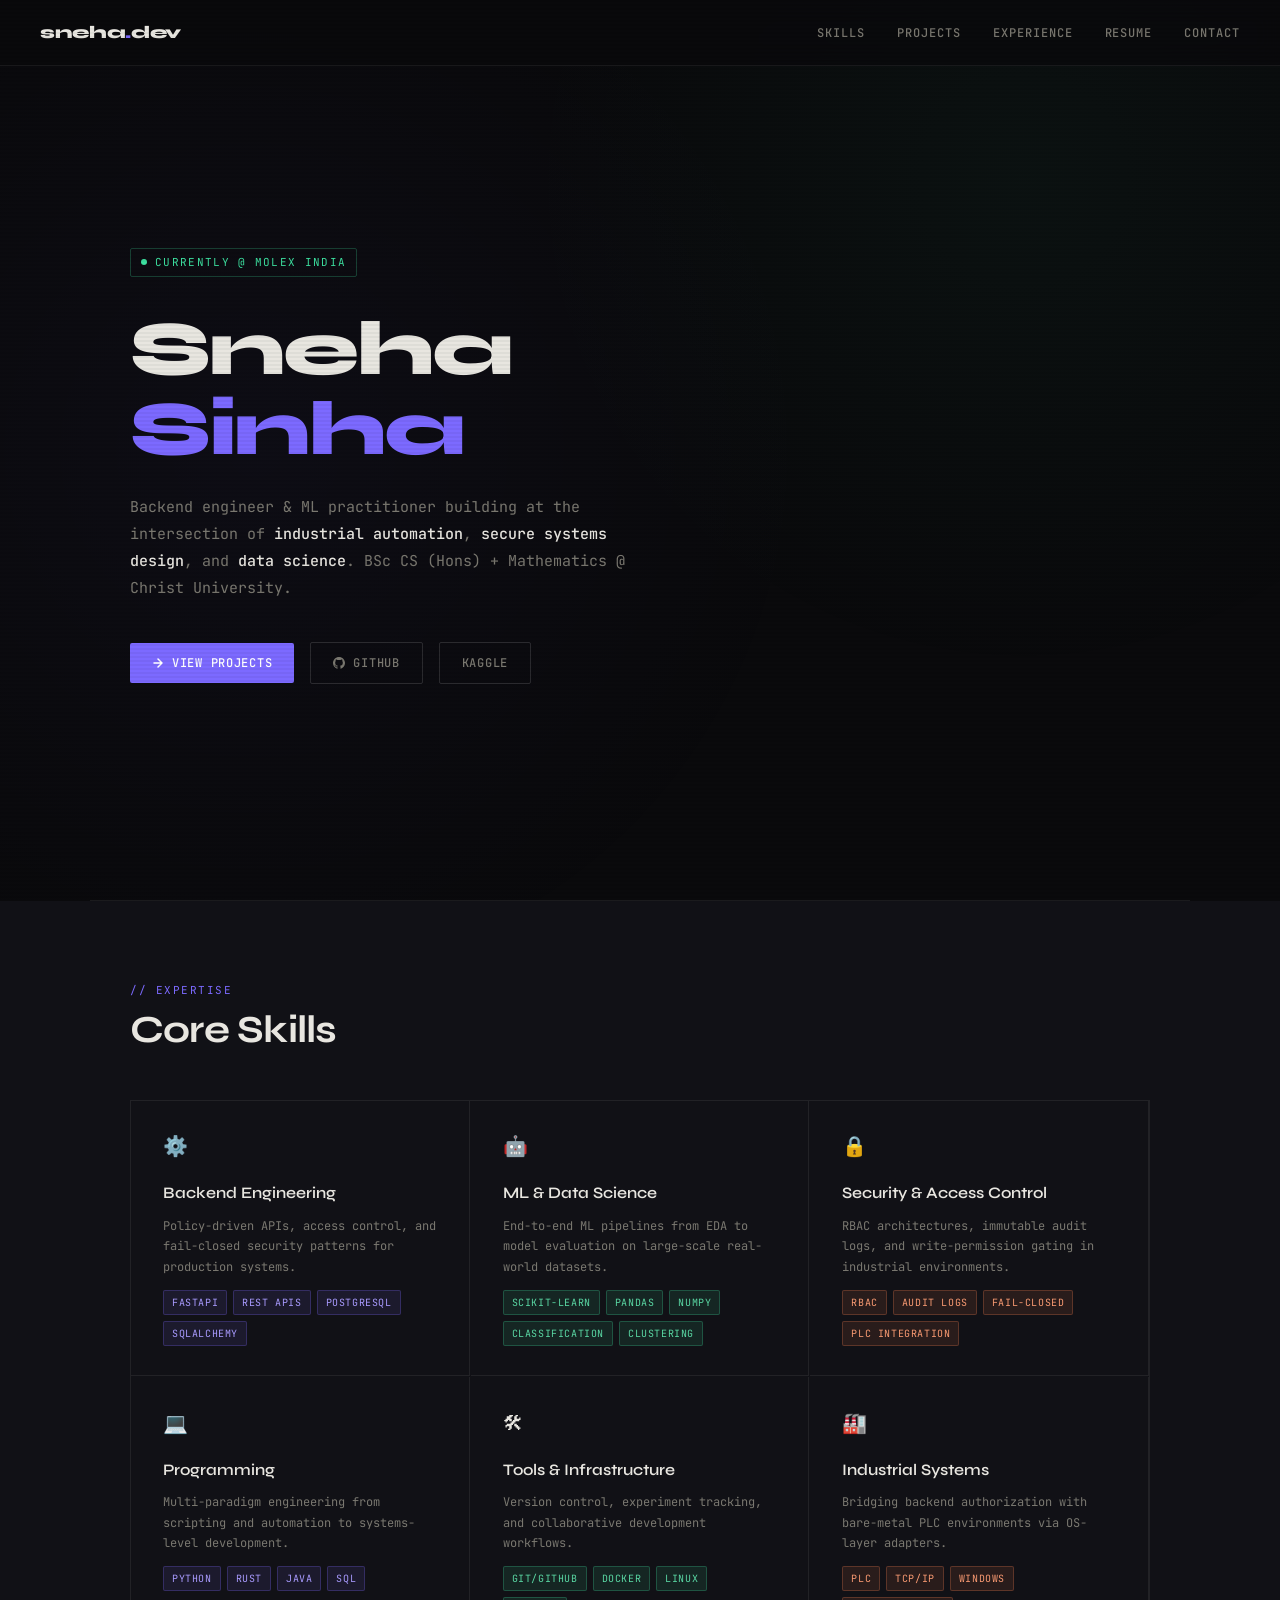
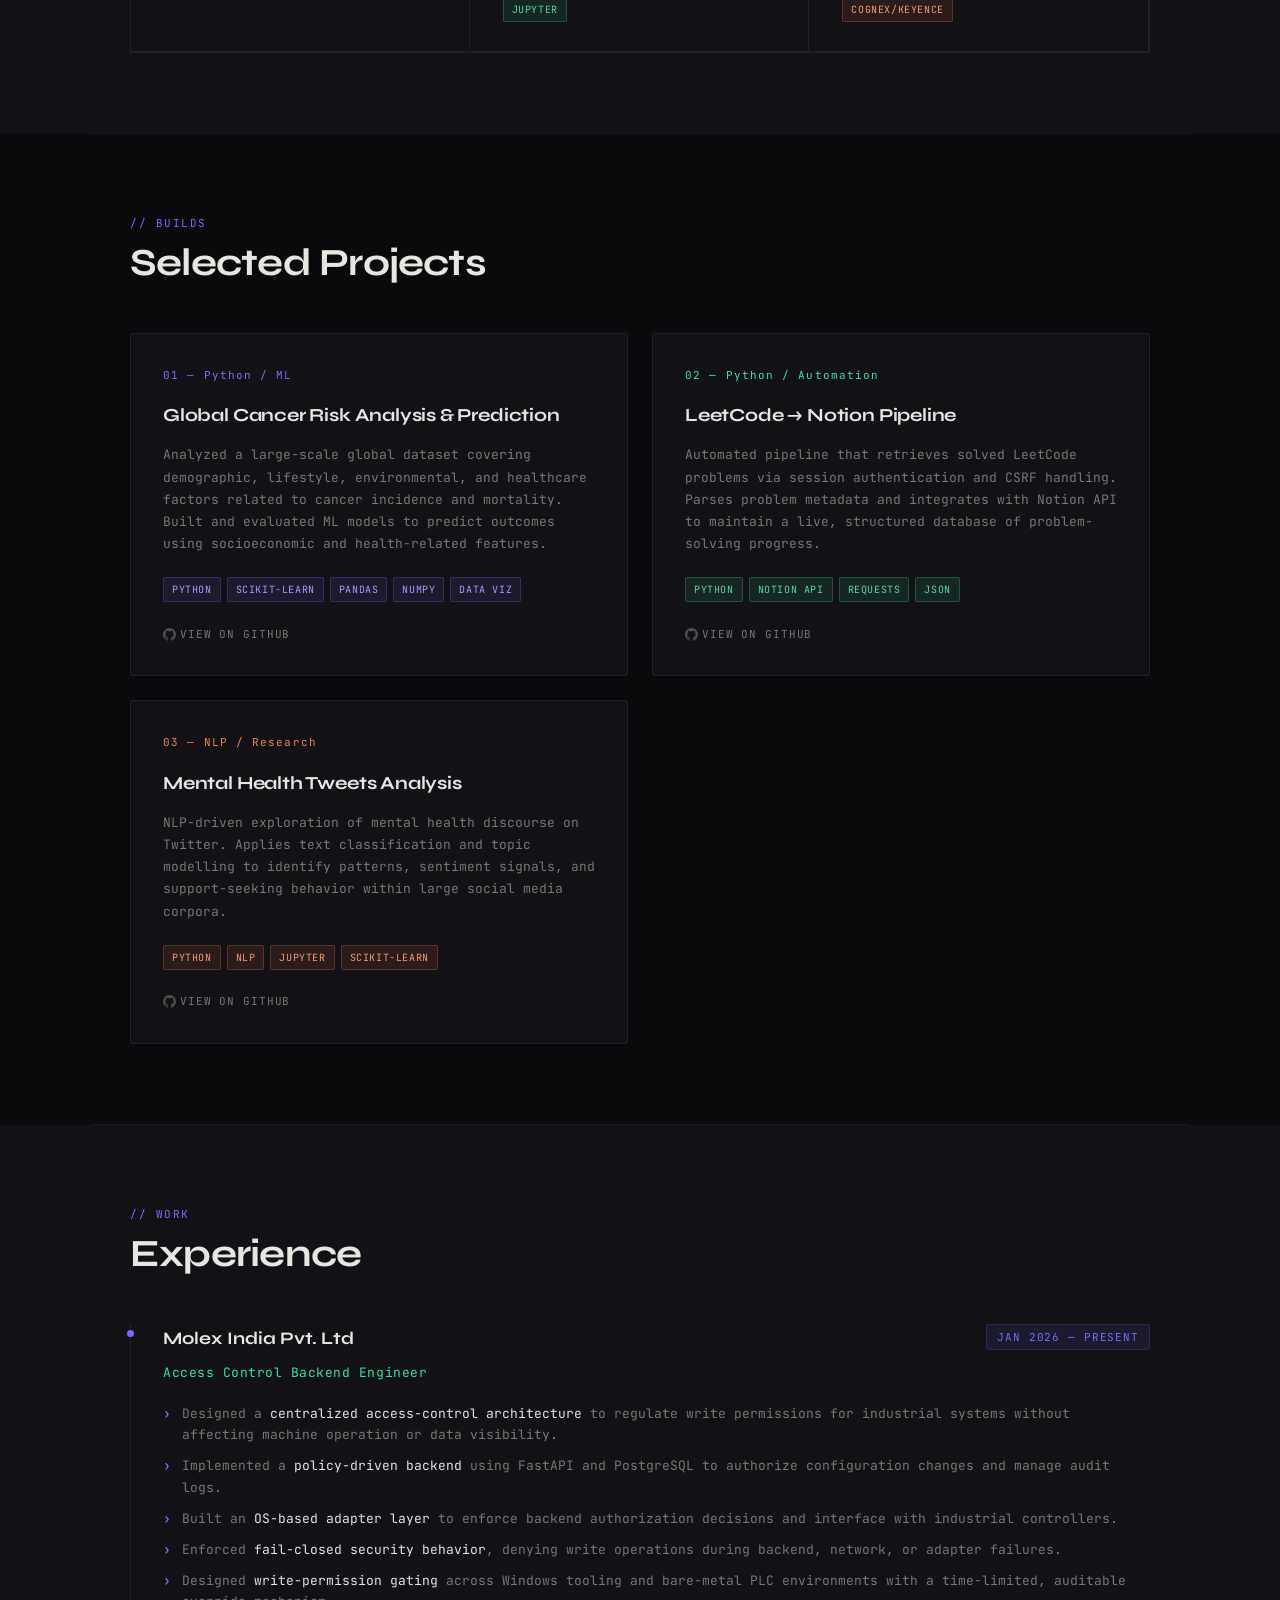
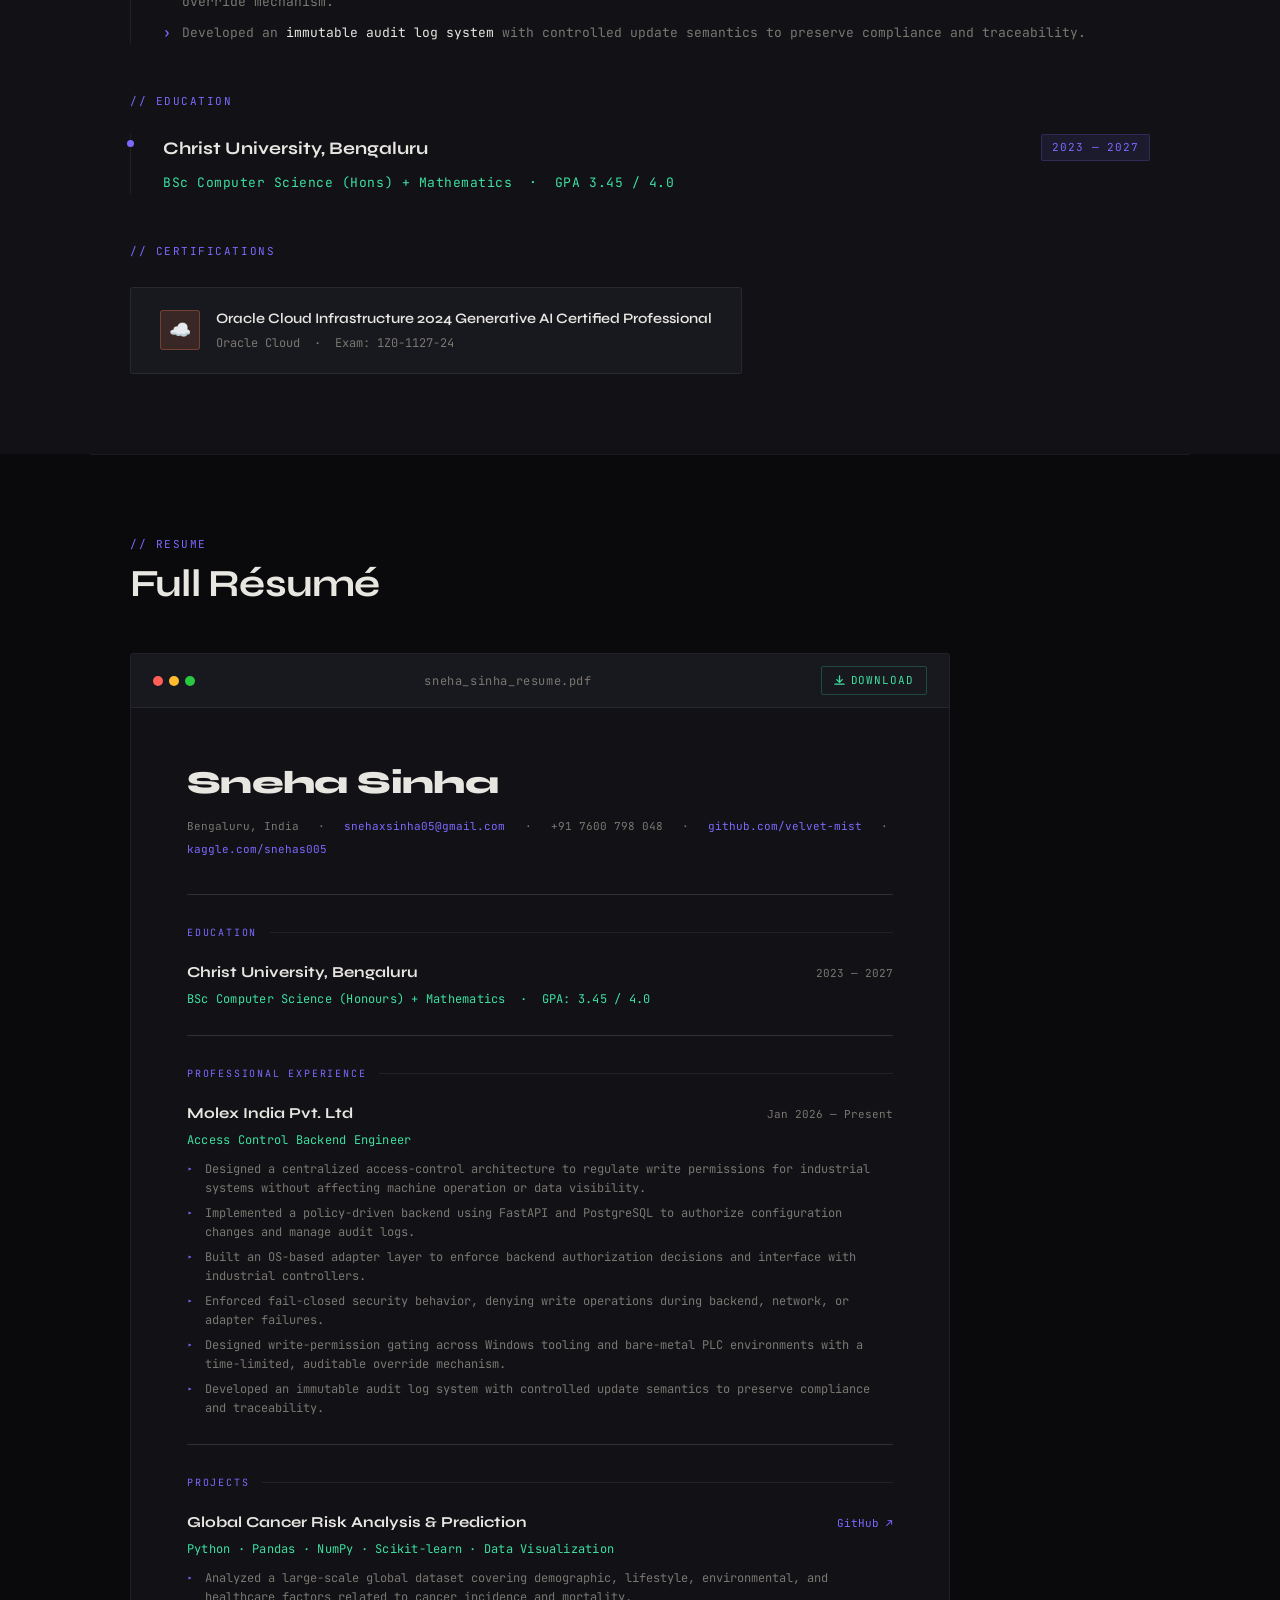
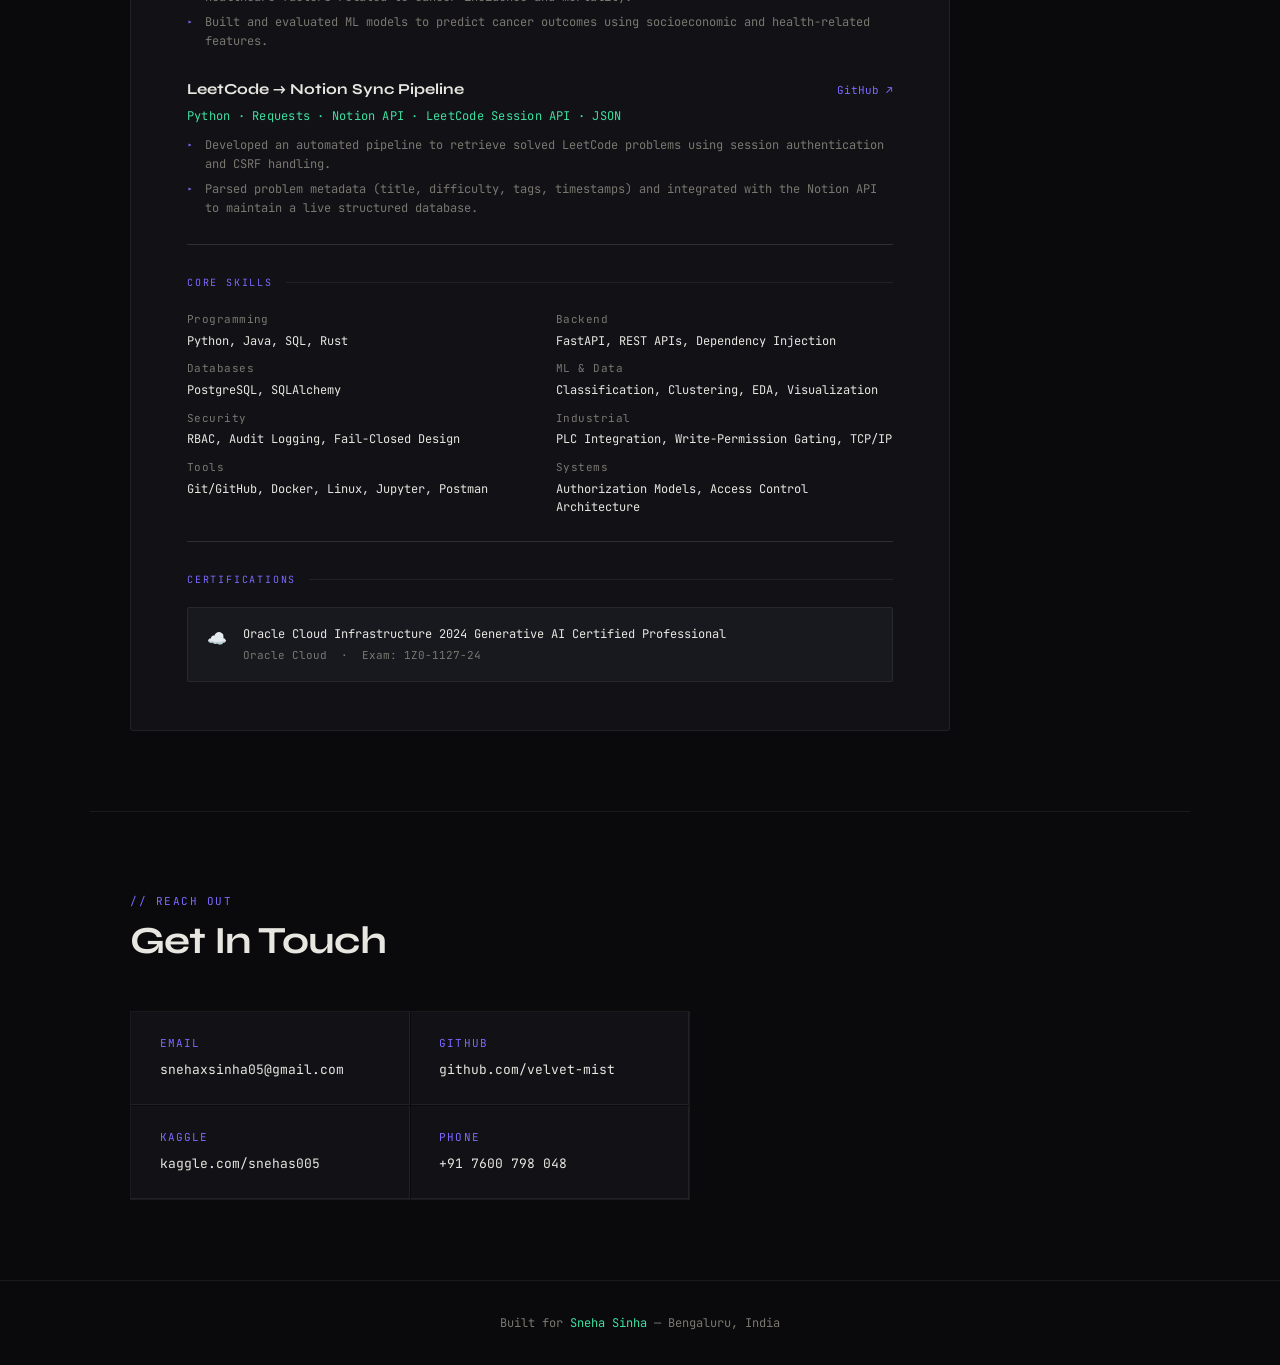
<file: main.html>
<!DOCTYPE html>
<html lang="en">
<head>
<meta charset="UTF-8"/>
<meta name="viewport" content="width=device-width, initial-scale=1.0"/>
<title>Sneha Sinha — Backend & ML Engineer</title>
<link rel="preconnect" href="https://fonts.googleapis.com"/>
<link rel="preconnect" href="https://fonts.gstatic.com" crossorigin/>
<link href="https://fonts.googleapis.com/css2?family=JetBrains+Mono:wght@300;400;500;700&family=Syne:wght@400;600;700;800&display=swap" rel="stylesheet"/>
<style>
  :root {
    --bg: #0a0a0c;
    --bg2: #111116;
    --bg3: #18181f;
    --border: rgba(255,255,255,0.07);
    --border2: rgba(255,255,255,0.13);
    --text: #e8e6e0;
    --muted: #7a7870;
    --accent: #7c6aff;
    --accent2: #3de0a0;
    --accent3: #f77f50;
    --mono: 'JetBrains Mono', monospace;
    --display: 'Syne', sans-serif;
  }
  *, *::before, *::after { box-sizing: border-box; margin: 0; padding: 0; }
  html { scroll-behavior: smooth; }
  body {
    background: var(--bg);
    color: var(--text);
    font-family: var(--mono);
    font-size: 14px;
    line-height: 1.7;
    overflow-x: hidden;
  }

  /* Scanline overlay */
  body::before {
    content: '';
    position: fixed;
    inset: 0;
    background: repeating-linear-gradient(0deg, transparent, transparent 2px, rgba(0,0,0,0.04) 2px, rgba(0,0,0,0.04) 4px);
    pointer-events: none;
    z-index: 999;
  }

  /* Grid noise */
  body::after {
    content: '';
    position: fixed;
    inset: 0;
    background-image: radial-gradient(circle at 20% 50%, rgba(124,106,255,0.04) 0%, transparent 50%),
                      radial-gradient(circle at 80% 20%, rgba(61,224,160,0.04) 0%, transparent 40%);
    pointer-events: none;
    z-index: 0;
  }

  /* NAV */
  nav {
    position: fixed;
    top: 0; left: 0; right: 0;
    z-index: 100;
    display: flex;
    align-items: center;
    justify-content: space-between;
    padding: 1.1rem 2.5rem;
    background: rgba(10,10,12,0.85);
    backdrop-filter: blur(12px);
    border-bottom: 1px solid var(--border);
  }
  .nav-logo {
    font-family: var(--display);
    font-weight: 800;
    font-size: 1.1rem;
    color: var(--text);
    text-decoration: none;
    letter-spacing: -0.02em;
  }
  .nav-logo span { color: var(--accent); }
  .nav-links {
    display: flex;
    gap: 2rem;
    list-style: none;
  }
  .nav-links a {
    color: var(--muted);
    text-decoration: none;
    font-size: 12px;
    font-weight: 500;
    letter-spacing: 0.08em;
    text-transform: uppercase;
    transition: color 0.2s;
  }
  .nav-links a:hover { color: var(--text); }

  /* SECTIONS */
  section { position: relative; z-index: 1; }

  /* HERO */
  #hero {
    min-height: 100vh;
    display: flex;
    align-items: center;
    padding: 6rem 2.5rem 4rem;
    max-width: 1100px;
    margin: 0 auto;
  }
  .hero-inner { max-width: 680px; }
  .hero-tag {
    display: inline-flex;
    align-items: center;
    gap: 0.5rem;
    font-size: 11px;
    letter-spacing: 0.12em;
    text-transform: uppercase;
    color: var(--accent2);
    border: 1px solid rgba(61,224,160,0.25);
    border-radius: 2px;
    padding: 4px 10px;
    margin-bottom: 2rem;
  }
  .hero-tag::before {
    content: '';
    width: 6px; height: 6px;
    border-radius: 50%;
    background: var(--accent2);
    animation: blink 1.8s ease-in-out infinite;
  }
  @keyframes blink { 0%,100%{opacity:1} 50%{opacity:0.3} }
  h1 {
    font-family: var(--display);
    font-size: clamp(2.8rem, 6vw, 5rem);
    font-weight: 800;
    line-height: 1.05;
    letter-spacing: -0.03em;
    margin-bottom: 1.5rem;
    color: var(--text);
  }
  h1 .accent-word { color: var(--accent); }
  .hero-desc {
    font-size: 15px;
    color: var(--muted);
    line-height: 1.8;
    max-width: 520px;
    margin-bottom: 2.5rem;
  }
  .hero-desc strong { color: var(--text); font-weight: 500; }
  .hero-cta {
    display: flex;
    gap: 1rem;
    flex-wrap: wrap;
    align-items: center;
  }
  .btn-primary {
    display: inline-flex;
    align-items: center;
    gap: 0.5rem;
    padding: 10px 22px;
    background: var(--accent);
    color: #fff;
    font-family: var(--mono);
    font-size: 12px;
    font-weight: 500;
    letter-spacing: 0.06em;
    text-transform: uppercase;
    text-decoration: none;
    border-radius: 2px;
    transition: opacity 0.2s, transform 0.15s;
  }
  .btn-primary:hover { opacity: 0.85; transform: translateY(-1px); }
  .btn-ghost {
    display: inline-flex;
    align-items: center;
    gap: 0.5rem;
    padding: 10px 22px;
    background: transparent;
    color: var(--muted);
    font-family: var(--mono);
    font-size: 12px;
    font-weight: 500;
    letter-spacing: 0.06em;
    text-transform: uppercase;
    text-decoration: none;
    border: 1px solid var(--border2);
    border-radius: 2px;
    transition: color 0.2s, border-color 0.2s;
  }
  .btn-ghost:hover { color: var(--text); border-color: rgba(255,255,255,0.25); }

  /* SECTION TITLE */
  .section-wrap {
    max-width: 1100px;
    margin: 0 auto;
    padding: 5rem 2.5rem;
  }
  .section-label {
    font-size: 11px;
    letter-spacing: 0.14em;
    text-transform: uppercase;
    color: var(--accent);
    margin-bottom: 0.6rem;
  }
  .section-title {
    font-family: var(--display);
    font-size: clamp(1.8rem, 3vw, 2.4rem);
    font-weight: 700;
    letter-spacing: -0.02em;
    margin-bottom: 3rem;
    line-height: 1.1;
  }

  /* SKILLS */
  #skills { background: var(--bg2); }
  .skills-grid {
    display: grid;
    grid-template-columns: repeat(auto-fill, minmax(280px, 1fr));
    gap: 1px;
    border: 1px solid var(--border);
  }
  .skill-card {
    padding: 1.8rem 2rem;
    background: var(--bg2);
    border-right: 1px solid var(--border);
    border-bottom: 1px solid var(--border);
    transition: background 0.2s;
    position: relative;
    overflow: hidden;
  }
  .skill-card::before {
    content: '';
    position: absolute;
    top: 0; left: 0; right: 0;
    height: 2px;
    background: transparent;
    transition: background 0.3s;
  }
  .skill-card:hover { background: var(--bg3); }
  .skill-card:hover::before { background: var(--accent); }
  .skill-card.green:hover::before { background: var(--accent2); }
  .skill-card.orange:hover::before { background: var(--accent3); }
  .skill-icon {
    font-size: 20px;
    margin-bottom: 1rem;
    display: block;
  }
  .skill-name {
    font-family: var(--display);
    font-weight: 600;
    font-size: 1rem;
    margin-bottom: 0.6rem;
    color: var(--text);
  }
  .skill-tags {
    display: flex;
    flex-wrap: wrap;
    gap: 6px;
    margin-top: 0.8rem;
  }
  .tag {
    font-size: 10px;
    letter-spacing: 0.06em;
    text-transform: uppercase;
    padding: 3px 8px;
    background: rgba(255,255,255,0.05);
    border: 1px solid var(--border);
    border-radius: 2px;
    color: var(--muted);
  }
  .tag.purple { background: rgba(124,106,255,0.1); border-color: rgba(124,106,255,0.25); color: #a99bff; }
  .tag.green  { background: rgba(61,224,160,0.1);  border-color: rgba(61,224,160,0.25);  color: #5ad8a4; }
  .tag.orange { background: rgba(247,127,80,0.1);  border-color: rgba(247,127,80,0.25);  color: #f99a72; }

  /* PROJECTS */
  .projects-grid {
    display: grid;
    grid-template-columns: repeat(auto-fill, minmax(340px, 1fr));
    gap: 1.5rem;
  }
  .project-card {
    background: var(--bg2);
    border: 1px solid var(--border);
    border-radius: 3px;
    padding: 2rem;
    transition: border-color 0.2s, transform 0.2s;
    position: relative;
    overflow: hidden;
  }
  .project-card::after {
    content: '';
    position: absolute;
    bottom: 0; left: 0;
    width: 0; height: 2px;
    background: var(--accent);
    transition: width 0.3s ease;
  }
  .project-card:hover { border-color: var(--border2); transform: translateY(-3px); }
  .project-card:hover::after { width: 100%; }
  .project-card.green::after { background: var(--accent2); }
  .project-card.orange::after { background: var(--accent3); }
  .project-num {
    font-size: 11px;
    letter-spacing: 0.1em;
    color: var(--accent);
    margin-bottom: 1rem;
  }
  .project-card.green .project-num { color: var(--accent2); }
  .project-card.orange .project-num { color: var(--accent3); }
  .project-title {
    font-family: var(--display);
    font-size: 1.15rem;
    font-weight: 700;
    margin-bottom: 0.8rem;
    color: var(--text);
    letter-spacing: -0.01em;
  }
  .project-desc {
    font-size: 13px;
    color: var(--muted);
    line-height: 1.7;
    margin-bottom: 1.4rem;
  }
  .project-tech {
    display: flex;
    flex-wrap: wrap;
    gap: 6px;
    margin-bottom: 1.4rem;
  }
  .project-links {
    display: flex;
    gap: 1rem;
  }
  .project-link {
    font-size: 11px;
    letter-spacing: 0.08em;
    text-transform: uppercase;
    color: var(--muted);
    text-decoration: none;
    display: flex;
    align-items: center;
    gap: 4px;
    transition: color 0.2s;
  }
  .project-link:hover { color: var(--text); }
  .project-link svg { opacity: 0.6; }

  /* EXPERIENCE */
  #experience { background: var(--bg2); }
  .exp-item {
    border-left: 1px solid var(--border);
    padding-left: 2rem;
    position: relative;
    margin-bottom: 3rem;
  }
  .exp-item::before {
    content: '';
    position: absolute;
    left: -4px; top: 6px;
    width: 7px; height: 7px;
    background: var(--accent);
    border-radius: 50%;
  }
  .exp-header {
    display: flex;
    justify-content: space-between;
    align-items: flex-start;
    flex-wrap: wrap;
    gap: 0.5rem;
    margin-bottom: 0.5rem;
  }
  .exp-company {
    font-family: var(--display);
    font-weight: 700;
    font-size: 1.1rem;
    color: var(--text);
  }
  .exp-date {
    font-size: 11px;
    letter-spacing: 0.08em;
    text-transform: uppercase;
    color: var(--accent);
    background: rgba(124,106,255,0.1);
    border: 1px solid rgba(124,106,255,0.2);
    padding: 3px 10px;
    border-radius: 2px;
  }
  .exp-role {
    font-size: 13px;
    color: var(--accent2);
    margin-bottom: 1.2rem;
    letter-spacing: 0.04em;
  }
  .exp-list {
    list-style: none;
    display: flex;
    flex-direction: column;
    gap: 0.6rem;
  }
  .exp-list li {
    font-size: 13px;
    color: var(--muted);
    padding-left: 1.2rem;
    position: relative;
    line-height: 1.65;
  }
  .exp-list li::before {
    content: '›';
    position: absolute;
    left: 0;
    color: var(--accent);
    font-weight: 700;
  }
  .exp-list li strong { color: var(--text); font-weight: 400; }

  /* CERT */
  .cert-card {
    display: inline-flex;
    align-items: center;
    gap: 1rem;
    background: var(--bg3);
    border: 1px solid var(--border);
    padding: 1.2rem 1.8rem;
    border-radius: 3px;
    margin-top: 1rem;
  }
  .cert-badge {
    width: 40px; height: 40px;
    background: rgba(247,127,80,0.15);
    border: 1px solid rgba(247,127,80,0.3);
    border-radius: 3px;
    display: flex;
    align-items: center;
    justify-content: center;
    font-size: 18px;
  }
  .cert-name {
    font-family: var(--display);
    font-weight: 600;
    font-size: 0.9rem;
    color: var(--text);
    margin-bottom: 2px;
  }
  .cert-issuer {
    font-size: 12px;
    color: var(--muted);
  }

  /* CONTACT */
  .contact-grid {
    display: grid;
    grid-template-columns: 1fr 1fr;
    gap: 1px;
    border: 1px solid var(--border);
    max-width: 560px;
  }
  .contact-item {
    padding: 1.4rem 1.8rem;
    background: var(--bg2);
    border-right: 1px solid var(--border);
    border-bottom: 1px solid var(--border);
    text-decoration: none;
    transition: background 0.2s;
    display: block;
  }
  .contact-item:hover { background: var(--bg3); }
  .contact-label {
    font-size: 11px;
    letter-spacing: 0.1em;
    text-transform: uppercase;
    color: var(--accent);
    margin-bottom: 0.4rem;
  }
  .contact-val {
    font-size: 13px;
    color: var(--text);
    word-break: break-all;
  }

  /* FOOTER */
  footer {
    border-top: 1px solid var(--border);
    padding: 2rem 2.5rem;
    text-align: center;
    font-size: 12px;
    color: var(--muted);
    position: relative;
    z-index: 1;
  }
  footer span { color: var(--accent2); }

  /* DIVIDER */
  .divider {
    height: 1px;
    background: var(--border);
    max-width: 1100px;
    margin: 0 auto;
  }

  /* ANIMATIONS */
  @keyframes fadeUp {
    from { opacity: 0; transform: translateY(20px); }
    to   { opacity: 1; transform: translateY(0); }
  }
  .fade-up { animation: fadeUp 0.6s ease both; }
  .fade-up:nth-child(1) { animation-delay: 0.1s; }
  .fade-up:nth-child(2) { animation-delay: 0.2s; }
  .fade-up:nth-child(3) { animation-delay: 0.3s; }
  .fade-up:nth-child(4) { animation-delay: 0.4s; }

  /* RESUME */
  #resume { background: var(--bg); }
  .resume-shell {
    background: var(--bg2);
    border: 1px solid var(--border);
    border-radius: 3px;
    overflow: hidden;
    max-width: 820px;
  }
  .resume-topbar {
    display: flex;
    align-items: center;
    justify-content: space-between;
    padding: 0.75rem 1.4rem;
    background: var(--bg3);
    border-bottom: 1px solid var(--border);
    gap: 1rem;
  }
  .resume-dots {
    display: flex;
    gap: 6px;
  }
  .resume-dots span {
    width: 10px; height: 10px;
    border-radius: 50%;
    display: inline-block;
  }
  .dot-r { background: #ff5f57; }
  .dot-y { background: #febc2e; }
  .dot-g { background: #28c840; }
  .resume-filename {
    font-size: 12px;
    color: var(--muted);
    letter-spacing: 0.05em;
    flex: 1;
    text-align: center;
  }
  .resume-dl {
    display: inline-flex;
    align-items: center;
    gap: 6px;
    font-size: 11px;
    letter-spacing: 0.08em;
    text-transform: uppercase;
    color: var(--accent2);
    text-decoration: none;
    border: 1px solid rgba(61,224,160,0.25);
    padding: 4px 12px;
    border-radius: 2px;
    transition: background 0.2s;
  }
  .resume-dl:hover { background: rgba(61,224,160,0.08); }
  .resume-body {
    padding: 3rem 3.5rem;
    font-family: var(--mono);
  }
  .r-name {
    font-family: var(--display);
    font-size: 2rem;
    font-weight: 800;
    letter-spacing: -0.02em;
    color: var(--text);
    margin-bottom: 0.4rem;
  }
  .r-contact-row {
    display: flex;
    flex-wrap: wrap;
    gap: 0.3rem 1.2rem;
    font-size: 11px;
    color: var(--muted);
    margin-bottom: 2.2rem;
  }
  .r-contact-row a { color: var(--accent); text-decoration: none; }
  .r-contact-row a:hover { color: var(--text); }
  .r-rule {
    border: none;
    border-top: 1px solid var(--border2);
    margin: 0 0 1.8rem;
  }
  .r-section-head {
    font-size: 10px;
    letter-spacing: 0.18em;
    text-transform: uppercase;
    color: var(--accent);
    margin-bottom: 1.2rem;
    display: flex;
    align-items: center;
    gap: 0.8rem;
  }
  .r-section-head::after {
    content: '';
    flex: 1;
    height: 1px;
    background: var(--border);
  }
  .r-entry { margin-bottom: 1.6rem; }
  .r-entry-header {
    display: flex;
    justify-content: space-between;
    align-items: baseline;
    flex-wrap: wrap;
    gap: 0.4rem;
    margin-bottom: 0.2rem;
  }
  .r-entry-title {
    font-family: var(--display);
    font-weight: 700;
    font-size: 0.95rem;
    color: var(--text);
  }
  .r-entry-date {
    font-size: 11px;
    color: var(--muted);
    white-space: nowrap;
  }
  .r-entry-sub {
    font-size: 12px;
    color: var(--accent2);
    margin-bottom: 0.6rem;
    letter-spacing: 0.02em;
  }
  .r-bullets {
    list-style: none;
    display: flex;
    flex-direction: column;
    gap: 0.35rem;
  }
  .r-bullets li {
    font-size: 12px;
    color: var(--muted);
    padding-left: 1.1rem;
    position: relative;
    line-height: 1.6;
  }
  .r-bullets li::before {
    content: '▸';
    position: absolute;
    left: 0;
    color: var(--accent);
    font-size: 10px;
    top: 2px;
  }
  .r-skills-grid {
    display: grid;
    grid-template-columns: 1fr 1fr;
    gap: 0.6rem 2rem;
    margin-bottom: 1.6rem;
  }
  .r-skill-row {
    display: flex;
    flex-direction: column;
    gap: 3px;
  }
  .r-skill-label {
    font-size: 11px;
    color: var(--muted);
    letter-spacing: 0.04em;
  }
  .r-skill-val {
    font-size: 12px;
    color: var(--text);
    line-height: 1.5;
  }
  .r-cert-row {
    display: flex;
    align-items: flex-start;
    gap: 1rem;
    padding: 1rem 1.2rem;
    background: var(--bg3);
    border: 1px solid var(--border);
    border-radius: 2px;
  }
  .r-cert-icon {
    font-size: 16px;
    margin-top: 1px;
  }
  .r-cert-name {
    font-size: 12px;
    color: var(--text);
    margin-bottom: 2px;
  }
  .r-cert-meta {
    font-size: 11px;
    color: var(--muted);
  }

  @media (max-width: 640px) {
    nav { padding: 1rem 1.2rem; }
    .nav-links { gap: 1.2rem; }
    .section-wrap { padding: 3.5rem 1.2rem; }
    h1 { font-size: 2.4rem; }
    .contact-grid { grid-template-columns: 1fr; }
    #hero { padding: 5rem 1.2rem 3rem; }
  }
</style>
</head>
<body>

<nav>
  <a href="#hero" class="nav-logo">sneha<span>.</span>dev</a>
  <ul class="nav-links">
    <li><a href="#skills">Skills</a></li>
    <li><a href="#projects">Projects</a></li>
    <li><a href="#experience">Experience</a></li>
    <li><a href="#resume">Resume</a></li>
    <li><a href="#contact">Contact</a></li>
  </ul>
</nav>

<!-- HERO -->
<section id="hero">
  <div class="hero-inner">
    <div class="hero-tag fade-up">Currently @ Molex India</div>
    <h1 class="fade-up">
      Sneha<br/>
      <span class="accent-word">Sinha</span>
    </h1>
    <p class="hero-desc fade-up">
      Backend engineer & ML practitioner building at the intersection of
      <strong>industrial automation</strong>, <strong>secure systems design</strong>,
      and <strong>data science</strong>. BSc CS (Hons) + Mathematics @ Christ University.
    </p>
    <div class="hero-cta fade-up">
      <a href="#projects" class="btn-primary">
        <svg width="12" height="12" viewBox="0 0 12 12" fill="none"><path d="M2 6h8M6 2l4 4-4 4" stroke="currentColor" stroke-width="1.5" stroke-linecap="round" stroke-linejoin="round"/></svg>
        View Projects
      </a>
      <a href="https://github.com/velvet-mist" target="_blank" rel="noopener" class="btn-ghost">
        <svg width="12" height="12" viewBox="0 0 24 24" fill="currentColor"><path d="M12 0C5.374 0 0 5.373 0 12c0 5.302 3.438 9.8 8.207 11.387.599.111.793-.261.793-.577v-2.234c-3.338.726-4.033-1.416-4.033-1.416-.546-1.387-1.333-1.756-1.333-1.756-1.089-.745.083-.729.083-.729 1.205.084 1.839 1.237 1.839 1.237 1.07 1.834 2.807 1.304 3.492.997.107-.775.418-1.305.762-1.604-2.665-.305-5.467-1.334-5.467-5.931 0-1.311.469-2.381 1.236-3.221-.124-.303-.535-1.524.117-3.176 0 0 1.008-.322 3.301 1.23A11.509 11.509 0 0112 5.803c1.02.005 2.047.138 3.006.404 2.291-1.552 3.297-1.23 3.297-1.23.653 1.653.242 2.874.118 3.176.77.84 1.235 1.911 1.235 3.221 0 4.609-2.807 5.624-5.479 5.921.43.372.823 1.102.823 2.222v3.293c0 .319.192.694.801.576C20.566 21.797 24 17.3 24 12c0-6.627-5.373-12-12-12z"/></svg>
        GitHub
      </a>
      <a href="https://www.kaggle.com/snehas005" target="_blank" rel="noopener" class="btn-ghost">Kaggle</a>
    </div>
  </div>
</section>

<div class="divider"></div>

<!-- SKILLS -->
<section id="skills">
  <div class="section-wrap">
    <p class="section-label">// expertise</p>
    <h2 class="section-title">Core Skills</h2>
    <div class="skills-grid">

      <div class="skill-card">
        <span class="skill-icon">⚙️</span>
        <div class="skill-name">Backend Engineering</div>
        <div style="font-size:12px;color:var(--muted)">Policy-driven APIs, access control, and fail-closed security patterns for production systems.</div>
        <div class="skill-tags">
          <span class="tag purple">FastAPI</span>
          <span class="tag purple">REST APIs</span>
          <span class="tag purple">PostgreSQL</span>
          <span class="tag purple">SQLAlchemy</span>
        </div>
      </div>

      <div class="skill-card green">
        <span class="skill-icon">🤖</span>
        <div class="skill-name">ML & Data Science</div>
        <div style="font-size:12px;color:var(--muted)">End-to-end ML pipelines from EDA to model evaluation on large-scale real-world datasets.</div>
        <div class="skill-tags">
          <span class="tag green">Scikit-learn</span>
          <span class="tag green">Pandas</span>
          <span class="tag green">NumPy</span>
          <span class="tag green">Classification</span>
          <span class="tag green">Clustering</span>
        </div>
      </div>

      <div class="skill-card orange">
        <span class="skill-icon">🔒</span>
        <div class="skill-name">Security & Access Control</div>
        <div style="font-size:12px;color:var(--muted)">RBAC architectures, immutable audit logs, and write-permission gating in industrial environments.</div>
        <div class="skill-tags">
          <span class="tag orange">RBAC</span>
          <span class="tag orange">Audit Logs</span>
          <span class="tag orange">Fail-Closed</span>
          <span class="tag orange">PLC Integration</span>
        </div>
      </div>

      <div class="skill-card">
        <span class="skill-icon">💻</span>
        <div class="skill-name">Programming</div>
        <div style="font-size:12px;color:var(--muted)">Multi-paradigm engineering from scripting and automation to systems-level development.</div>
        <div class="skill-tags">
          <span class="tag purple">Python</span>
          <span class="tag purple">Rust</span>
          <span class="tag purple">Java</span>
          <span class="tag purple">SQL</span>
        </div>
      </div>

      <div class="skill-card green">
        <span class="skill-icon">🛠</span>
        <div class="skill-name">Tools & Infrastructure</div>
        <div style="font-size:12px;color:var(--muted)">Version control, experiment tracking, and collaborative development workflows.</div>
        <div class="skill-tags">
          <span class="tag green">Git/GitHub</span>
          <span class="tag green">Docker</span>
          <span class="tag green">Linux</span>
          <span class="tag green">Jupyter</span>
        </div>
      </div>

      <div class="skill-card orange">
        <span class="skill-icon">🏭</span>
        <div class="skill-name">Industrial Systems</div>
        <div style="font-size:12px;color:var(--muted)">Bridging backend authorization with bare-metal PLC environments via OS-layer adapters.</div>
        <div class="skill-tags">
          <span class="tag orange">PLC</span>
          <span class="tag orange">TCP/IP</span>
          <span class="tag orange">Windows</span>
          <span class="tag orange">Cognex/Keyence</span>
        </div>
      </div>

    </div>
  </div>
</section>

<div class="divider"></div>

<!-- PROJECTS -->
<section id="projects">
  <div class="section-wrap">
    <p class="section-label">// builds</p>
    <h2 class="section-title">Selected Projects</h2>
    <div class="projects-grid">

      <div class="project-card">
        <div class="project-num">01 — Python / ML</div>
        <div class="project-title">Global Cancer Risk Analysis & Prediction</div>
        <p class="project-desc">
          Analyzed a large-scale global dataset covering demographic, lifestyle, environmental,
          and healthcare factors related to cancer incidence and mortality. Built and evaluated
          ML models to predict outcomes using socioeconomic and health-related features.
        </p>
        <div class="project-tech">
          <span class="tag purple">Python</span>
          <span class="tag purple">Scikit-learn</span>
          <span class="tag purple">Pandas</span>
          <span class="tag purple">NumPy</span>
          <span class="tag purple">Data Viz</span>
        </div>
        <div class="project-links">
          <a href="https://github.com/velvet-mist/global-cancer-prediction" target="_blank" rel="noopener" class="project-link">
            <svg width="13" height="13" viewBox="0 0 24 24" fill="currentColor"><path d="M12 0C5.374 0 0 5.373 0 12c0 5.302 3.438 9.8 8.207 11.387.599.111.793-.261.793-.577v-2.234c-3.338.726-4.033-1.416-4.033-1.416-.546-1.387-1.333-1.756-1.333-1.756-1.089-.745.083-.729.083-.729 1.205.084 1.839 1.237 1.839 1.237 1.07 1.834 2.807 1.304 3.492.997.107-.775.418-1.305.762-1.604-2.665-.305-5.467-1.334-5.467-5.931 0-1.311.469-2.381 1.236-3.221-.124-.303-.535-1.524.117-3.176 0 0 1.008-.322 3.301 1.23A11.509 11.509 0 0112 5.803c1.02.005 2.047.138 3.006.404 2.291-1.552 3.297-1.23 3.297-1.23.653 1.653.242 2.874.118 3.176.77.84 1.235 1.911 1.235 3.221 0 4.609-2.807 5.624-5.479 5.921.43.372.823 1.102.823 2.222v3.293c0 .319.192.694.801.576C20.566 21.797 24 17.3 24 12c0-6.627-5.373-12-12-12z"/></svg>
            View on GitHub
          </a>
        </div>
      </div>

      <div class="project-card green">
        <div class="project-num">02 — Python / Automation</div>
        <div class="project-title">LeetCode → Notion Pipeline</div>
        <p class="project-desc">
          Automated pipeline that retrieves solved LeetCode problems via session authentication
          and CSRF handling. Parses problem metadata and integrates with Notion API to maintain
          a live, structured database of problem-solving progress.
        </p>
        <div class="project-tech">
          <span class="tag green">Python</span>
          <span class="tag green">Notion API</span>
          <span class="tag green">Requests</span>
          <span class="tag green">JSON</span>
        </div>
        <div class="project-links">
          <a href="https://github.com/velvet-mist/leetcode_to_notion" target="_blank" rel="noopener" class="project-link">
            <svg width="13" height="13" viewBox="0 0 24 24" fill="currentColor"><path d="M12 0C5.374 0 0 5.373 0 12c0 5.302 3.438 9.8 8.207 11.387.599.111.793-.261.793-.577v-2.234c-3.338.726-4.033-1.416-4.033-1.416-.546-1.387-1.333-1.756-1.333-1.756-1.089-.745.083-.729.083-.729 1.205.084 1.839 1.237 1.839 1.237 1.07 1.834 2.807 1.304 3.492.997.107-.775.418-1.305.762-1.604-2.665-.305-5.467-1.334-5.467-5.931 0-1.311.469-2.381 1.236-3.221-.124-.303-.535-1.524.117-3.176 0 0 1.008-.322 3.301 1.23A11.509 11.509 0 0112 5.803c1.02.005 2.047.138 3.006.404 2.291-1.552 3.297-1.23 3.297-1.23.653 1.653.242 2.874.118 3.176.77.84 1.235 1.911 1.235 3.221 0 4.609-2.807 5.624-5.479 5.921.43.372.823 1.102.823 2.222v3.293c0 .319.192.694.801.576C20.566 21.797 24 17.3 24 12c0-6.627-5.373-12-12-12z"/></svg>
            View on GitHub
          </a>
        </div>
      </div>

      <div class="project-card orange">
        <div class="project-num">03 — NLP / Research</div>
        <div class="project-title">Mental Health Tweets Analysis</div>
        <p class="project-desc">
          NLP-driven exploration of mental health discourse on Twitter. Applies text classification
          and topic modelling to identify patterns, sentiment signals, and support-seeking behavior
          within large social media corpora.
        </p>
        <div class="project-tech">
          <span class="tag orange">Python</span>
          <span class="tag orange">NLP</span>
          <span class="tag orange">Jupyter</span>
          <span class="tag orange">Scikit-learn</span>
        </div>
        <div class="project-links">
          <a href="https://github.com/velvet-mist/Mental-Health-tweets" target="_blank" rel="noopener" class="project-link">
            <svg width="13" height="13" viewBox="0 0 24 24" fill="currentColor"><path d="M12 0C5.374 0 0 5.373 0 12c0 5.302 3.438 9.8 8.207 11.387.599.111.793-.261.793-.577v-2.234c-3.338.726-4.033-1.416-4.033-1.416-.546-1.387-1.333-1.756-1.333-1.756-1.089-.745.083-.729.083-.729 1.205.084 1.839 1.237 1.839 1.237 1.07 1.834 2.807 1.304 3.492.997.107-.775.418-1.305.762-1.604-2.665-.305-5.467-1.334-5.467-5.931 0-1.311.469-2.381 1.236-3.221-.124-.303-.535-1.524.117-3.176 0 0 1.008-.322 3.301 1.23A11.509 11.509 0 0112 5.803c1.02.005 2.047.138 3.006.404 2.291-1.552 3.297-1.23 3.297-1.23.653 1.653.242 2.874.118 3.176.77.84 1.235 1.911 1.235 3.221 0 4.609-2.807 5.624-5.479 5.921.43.372.823 1.102.823 2.222v3.293c0 .319.192.694.801.576C20.566 21.797 24 17.3 24 12c0-6.627-5.373-12-12-12z"/></svg>
            View on GitHub
          </a>
        </div>
      </div>

    </div>
  </div>
</section>

<div class="divider"></div>

<!-- EXPERIENCE -->
<section id="experience">
  <div class="section-wrap">
    <p class="section-label">// work</p>
    <h2 class="section-title">Experience</h2>

    <div class="exp-item">
      <div class="exp-header">
        <div class="exp-company">Molex India Pvt. Ltd</div>
        <span class="exp-date">Jan 2026 — Present</span>
      </div>
      <div class="exp-role">Access Control Backend Engineer</div>
      <ul class="exp-list">
        <li>Designed a <strong>centralized access-control architecture</strong> to regulate write permissions for industrial systems without affecting machine operation or data visibility.</li>
        <li>Implemented a <strong>policy-driven backend</strong> using FastAPI and PostgreSQL to authorize configuration changes and manage audit logs.</li>
        <li>Built an <strong>OS-based adapter layer</strong> to enforce backend authorization decisions and interface with industrial controllers.</li>
        <li>Enforced <strong>fail-closed security behavior</strong>, denying write operations during backend, network, or adapter failures.</li>
        <li>Designed <strong>write-permission gating</strong> across Windows tooling and bare-metal PLC environments with a time-limited, auditable override mechanism.</li>
        <li>Developed an <strong>immutable audit log system</strong> with controlled update semantics to preserve compliance and traceability.</li>
      </ul>
    </div>

    <div style="margin-top: 3rem;">
      <p class="section-label">// education</p>
      <div class="exp-item" style="margin-top: 1.5rem;">
        <div class="exp-header">
          <div class="exp-company">Christ University, Bengaluru</div>
          <span class="exp-date">2023 — 2027</span>
        </div>
        <div class="exp-role">BSc Computer Science (Hons) + Mathematics &nbsp;·&nbsp; GPA 3.45 / 4.0</div>
      </div>
    </div>

    <div style="margin-top: 3rem;">
      <p class="section-label">// certifications</p>
      <div class="cert-card">
        <div class="cert-badge">☁️</div>
        <div>
          <div class="cert-name">Oracle Cloud Infrastructure 2024 Generative AI Certified Professional</div>
          <div class="cert-issuer">Oracle Cloud &nbsp;·&nbsp; Exam: 1Z0-1127-24</div>
        </div>
      </div>
    </div>
  </div>
</section>

<div class="divider"></div>

<!-- RESUME -->
<section id="resume">
  <div class="section-wrap">
    <p class="section-label">// resume</p>
    <h2 class="section-title">Full Résumé</h2>

    <div class="resume-shell">
      <!-- Faux terminal titlebar -->
      <div class="resume-topbar">
        <div class="resume-dots">
          <span class="dot-r"></span>
          <span class="dot-y"></span>
          <span class="dot-g"></span>
        </div>
        <span class="resume-filename">sneha_sinha_resume.pdf</span>
        <a href="mailto:snehaxsinha05@gmail.com?subject=Resume%20Request" class="resume-dl">
          <svg width="11" height="11" viewBox="0 0 12 12" fill="none"><path d="M6 1v7M3 5l3 3 3-3M1 10h10" stroke="currentColor" stroke-width="1.4" stroke-linecap="round" stroke-linejoin="round"/></svg>
          Download
        </a>
      </div>

      <!-- Resume body -->
      <div class="resume-body">

        <!-- Header -->
        <div class="r-name">Sneha Sinha</div>
        <div class="r-contact-row">
          <span>Bengaluru, India</span>
          <span>·</span>
          <a href="mailto:snehaxsinha05@gmail.com">snehaxsinha05@gmail.com</a>
          <span>·</span>
          <span>+91 7600 798 048</span>
          <span>·</span>
          <a href="https://github.com/velvet-mist" target="_blank" rel="noopener">github.com/velvet-mist</a>
          <span>·</span>
          <a href="https://www.kaggle.com/snehas005" target="_blank" rel="noopener">kaggle.com/snehas005</a>
        </div>

        <hr class="r-rule"/>

        <!-- Education -->
        <div class="r-section-head">Education</div>
        <div class="r-entry">
          <div class="r-entry-header">
            <div class="r-entry-title">Christ University, Bengaluru</div>
            <div class="r-entry-date">2023 — 2027</div>
          </div>
          <div class="r-entry-sub">BSc Computer Science (Honours) + Mathematics &nbsp;·&nbsp; GPA: 3.45 / 4.0</div>
        </div>

        <hr class="r-rule"/>

        <!-- Experience -->
        <div class="r-section-head">Professional Experience</div>
        <div class="r-entry">
          <div class="r-entry-header">
            <div class="r-entry-title">Molex India Pvt. Ltd</div>
            <div class="r-entry-date">Jan 2026 — Present</div>
          </div>
          <div class="r-entry-sub">Access Control Backend Engineer</div>
          <ul class="r-bullets">
            <li>Designed a centralized access-control architecture to regulate write permissions for industrial systems without affecting machine operation or data visibility.</li>
            <li>Implemented a policy-driven backend using FastAPI and PostgreSQL to authorize configuration changes and manage audit logs.</li>
            <li>Built an OS-based adapter layer to enforce backend authorization decisions and interface with industrial controllers.</li>
            <li>Enforced fail-closed security behavior, denying write operations during backend, network, or adapter failures.</li>
            <li>Designed write-permission gating across Windows tooling and bare-metal PLC environments with a time-limited, auditable override mechanism.</li>
            <li>Developed an immutable audit log system with controlled update semantics to preserve compliance and traceability.</li>
          </ul>
        </div>

        <hr class="r-rule"/>

        <!-- Projects -->
        <div class="r-section-head">Projects</div>

        <div class="r-entry">
          <div class="r-entry-header">
            <div class="r-entry-title">Global Cancer Risk Analysis & Prediction</div>
            <div class="r-entry-date"><a href="https://github.com/velvet-mist/global-cancer-prediction" target="_blank" rel="noopener" style="color:var(--accent);text-decoration:none;">GitHub ↗</a></div>
          </div>
          <div class="r-entry-sub">Python · Pandas · NumPy · Scikit-learn · Data Visualization</div>
          <ul class="r-bullets">
            <li>Analyzed a large-scale global dataset covering demographic, lifestyle, environmental, and healthcare factors related to cancer incidence and mortality.</li>
            <li>Built and evaluated ML models to predict cancer outcomes using socioeconomic and health-related features.</li>
          </ul>
        </div>

        <div class="r-entry">
          <div class="r-entry-header">
            <div class="r-entry-title">LeetCode → Notion Sync Pipeline</div>
            <div class="r-entry-date"><a href="https://github.com/velvet-mist/leetcode_to_notion" target="_blank" rel="noopener" style="color:var(--accent);text-decoration:none;">GitHub ↗</a></div>
          </div>
          <div class="r-entry-sub">Python · Requests · Notion API · LeetCode Session API · JSON</div>
          <ul class="r-bullets">
            <li>Developed an automated pipeline to retrieve solved LeetCode problems using session authentication and CSRF handling.</li>
            <li>Parsed problem metadata (title, difficulty, tags, timestamps) and integrated with the Notion API to maintain a live structured database.</li>
          </ul>
        </div>

        <hr class="r-rule"/>

        <!-- Skills -->
        <div class="r-section-head">Core Skills</div>
        <div class="r-skills-grid">
          <div class="r-skill-row">
            <div class="r-skill-label">Programming</div>
            <div class="r-skill-val">Python, Java, SQL, Rust</div>
          </div>
          <div class="r-skill-row">
            <div class="r-skill-label">Backend</div>
            <div class="r-skill-val">FastAPI, REST APIs, Dependency Injection</div>
          </div>
          <div class="r-skill-row">
            <div class="r-skill-label">Databases</div>
            <div class="r-skill-val">PostgreSQL, SQLAlchemy</div>
          </div>
          <div class="r-skill-row">
            <div class="r-skill-label">ML & Data</div>
            <div class="r-skill-val">Classification, Clustering, EDA, Visualization</div>
          </div>
          <div class="r-skill-row">
            <div class="r-skill-label">Security</div>
            <div class="r-skill-val">RBAC, Audit Logging, Fail-Closed Design</div>
          </div>
          <div class="r-skill-row">
            <div class="r-skill-label">Industrial</div>
            <div class="r-skill-val">PLC Integration, Write-Permission Gating, TCP/IP</div>
          </div>
          <div class="r-skill-row">
            <div class="r-skill-label">Tools</div>
            <div class="r-skill-val">Git/GitHub, Docker, Linux, Jupyter, Postman</div>
          </div>
          <div class="r-skill-row">
            <div class="r-skill-label">Systems</div>
            <div class="r-skill-val">Authorization Models, Access Control Architecture</div>
          </div>
        </div>

        <hr class="r-rule"/>

        <!-- Certifications -->
        <div class="r-section-head">Certifications</div>
        <div class="r-cert-row">
          <div class="r-cert-icon">☁️</div>
          <div>
            <div class="r-cert-name">Oracle Cloud Infrastructure 2024 Generative AI Certified Professional</div>
            <div class="r-cert-meta">Oracle Cloud &nbsp;·&nbsp; Exam: 1Z0-1127-24</div>
          </div>
        </div>

      </div>
    </div>
  </div>
</section>

<div class="divider"></div>

<!-- CONTACT -->
<section id="contact">
  <div class="section-wrap">
    <p class="section-label">// reach out</p>
    <h2 class="section-title">Get In Touch</h2>
    <div class="contact-grid">
      <a href="mailto:snehaxsinha05@gmail.com" class="contact-item">
        <div class="contact-label">Email</div>
        <div class="contact-val">snehaxsinha05@gmail.com</div>
      </a>
      <a href="https://github.com/velvet-mist" target="_blank" rel="noopener" class="contact-item">
        <div class="contact-label">GitHub</div>
        <div class="contact-val">github.com/velvet-mist</div>
      </a>
      <a href="https://www.kaggle.com/snehas005" target="_blank" rel="noopener" class="contact-item">
        <div class="contact-label">Kaggle</div>
        <div class="contact-val">kaggle.com/snehas005</div>
      </a>
      <a href="tel:+917600798048" class="contact-item">
        <div class="contact-label">Phone</div>
        <div class="contact-val">+91 7600 798 048</div>
      </a>
    </div>
  </div>
</section>

<footer>
  Built for <span>Sneha Sinha</span> &mdash; Bengaluru, India
</footer>

</body>
</html>
</file>
